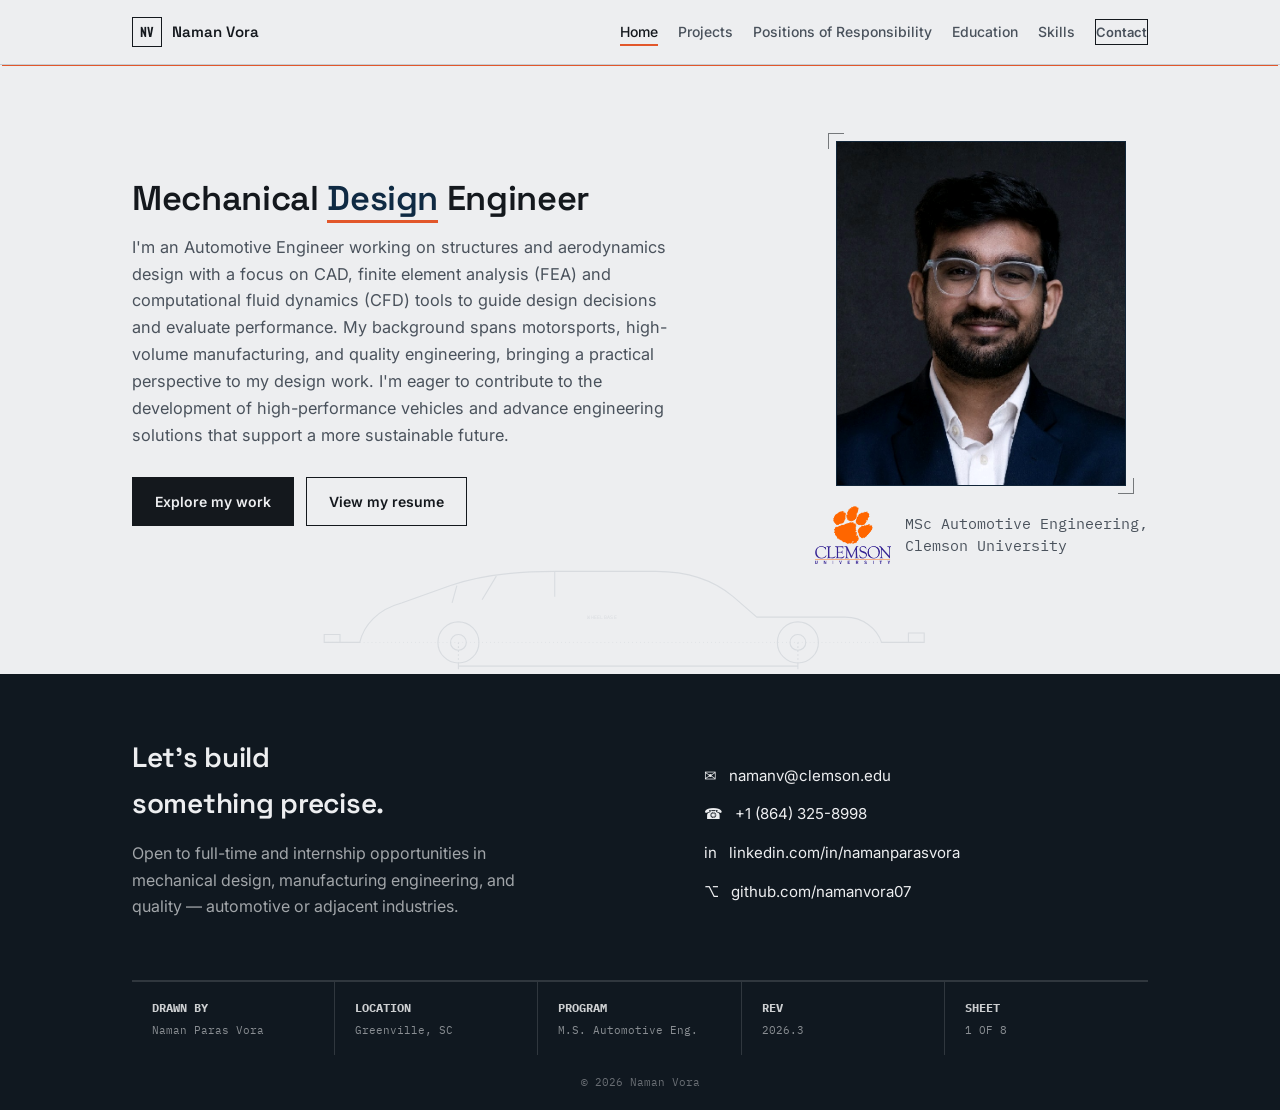
<file: index.html>
<!DOCTYPE html>
<html lang="en">
<head>
<meta charset="UTF-8">
<meta name="viewport" content="width=device-width, initial-scale=1.0">
<title>Naman Vora — Mechanical Design Engineer</title>
<meta name="description" content="Portfolio of Naman Vora — mechanical design, manufacturing and quality engineer.">
<link rel="preconnect" href="https://fonts.googleapis.com">
<link rel="preconnect" href="https://fonts.gstatic.com" crossorigin>
<link href="https://fonts.googleapis.com/css2?family=Space+Grotesk:wght@500;600;700&family=Inter:wght@400;500;600&family=IBM+Plex+Mono:wght@400;500;600&family=Oswald:wght@500;600;700&display=swap" rel="stylesheet">
<link rel="stylesheet" href="styles.css">
</head>
<body>
<nav class="nav">
  <div class="wrap">
    <a href="index.html" class="nav-mark"><span class="box">NV</span> Naman Vora</a>
    <ul class="nav-links" id="navLinks">
      <li><a href="index.html" class="active">Home</a></li>
      <li><a href="projects.html">Projects</a></li>
      <li><a href="experience.html">Positions of Responsibility</a></li>
      <li><a href="education.html">Education</a></li>
      <li><a href="skills.html">Skills</a></li>
      <li><a href="index.html#contact" class="nav-cta">Contact</a></li>
    </ul>
    <button class="nav-toggle" id="navToggle" aria-label="Toggle menu"><span></span></button>
  </div>
</nav>

<header class="hero">
  <div class="wrap">
    <div>
      <h1>Mechanical <em>Design</em> Engineer</h1>
      <p class="lede">I'm an Automotive Engineer working on structures and aerodynamics design with a focus on CAD, finite element analysis (FEA) and computational fluid dynamics (CFD) tools to guide design decisions and evaluate performance. My background spans motorsports, high-volume manufacturing, and quality engineering, bringing a practical perspective to my design work. I'm eager to contribute to the development of high-performance vehicles and advance engineering solutions that support a more sustainable future.</p>
      <div class="hero-actions">
        <a class="btn btn-solid" href="projects.html">Explore my work</a>
        <a class="btn btn-ghost" href="assets/Naman_Vora_Resume.pdf" target="_blank" rel="noopener">View my resume</a>
      </div>
    </div>
    <div class="hero-photo-wrap">
      <div class="hero-photo-frame crop"><img class="hero-photo" src="assets/naman-photo.jpg" alt="Portrait of Naman Vora"></div>
      <div class="eyebrow-line">
            <img class="eyebrow-logo" src="assets/logo-clemson.png" alt="Clemson University logo" onerror="this.style.display='none'">
            <span>MSc Automotive Engineering,<br>Clemson University</span>
          </div>
    </div>
  </div>

  <svg class="blueprint-car" viewBox="0 0 1000 190" preserveAspectRatio="xMidYMax meet" aria-hidden="true">
    <g fill="none" stroke="currentColor" stroke-width="1.4">
      <path d="M120 150 L145 150 C150 128 168 108 198 100 L260 78 C300 64 345 60 392 60 L520 60 C560 60 592 70 618 92 L648 118 L760 118 C782 118 800 132 806 150 L840 150"/>
      <path d="M840 150 L860 150 L860 138 L840 138 Z"/>
      <path d="M120 150 L100 150 L100 140 L120 140 Z"/>
      <path d="M262 100 L268 78 M300 96 L318 66 M392 92 L392 60"/>
      <circle cx="270" cy="150" r="26"/><circle cx="270" cy="150" r="10"/>
      <circle cx="700" cy="150" r="26"/><circle cx="700" cy="150" r="10"/>
      <line x1="270" y1="150" x2="270" y2="176" stroke-dasharray="2 3"/>
      <line x1="700" y1="150" x2="700" y2="176" stroke-dasharray="2 3"/>
      <line x1="270" y1="180" x2="700" y2="180"/>
      <line x1="270" y1="176" x2="270" y2="184"/><line x1="700" y1="176" x2="700" y2="184"/>
      <line x1="100" y1="150" x2="860" y2="150" stroke-dasharray="1 4" stroke-width="1"/>
    </g>
    <text x="452" y="120" class="dim-text" text-anchor="middle">WHEELBASE</text>
  </svg>
</header>

<footer id="contact">
  <div class="wrap">
    <div class="footer-top">
      <div>
        <h2>Let's build something precise.</h2>
        <p>Open to full-time and internship opportunities in mechanical design, manufacturing engineering, and quality — automotive or adjacent industries.</p>
      </div>
      <div class="footer-contacts">
        <a href="mailto:namanv@clemson.edu">✉ &nbsp; namanv@clemson.edu</a>
        <a href="tel:+18643258998">☎ &nbsp; +1 (864) 325-8998</a>
        <a href="https://www.linkedin.com/in/namanparasvora/" target="_blank" rel="noopener">in &nbsp; linkedin.com/in/namanparasvora</a>
        <a href="https://github.com/namanvora07" target="_blank" rel="noopener">⌥ &nbsp; github.com/namanvora07</a>
      </div>
    </div>
    <div class="title-block">
      <div><b>DRAWN BY</b>Naman Paras Vora</div>
      <div><b>LOCATION</b>Greenville, SC</div>
      <div><b>PROGRAM</b>M.S. Automotive Eng.</div>
      <div><b>REV</b>2026.3</div>
      <div><b>SHEET</b>1 OF 8</div>
    </div>
    <div class="copyright">© 2026 Naman Vora</div>
  </div>
</footer>

<script src="script.js"></script>
</body>
</html>
</file>
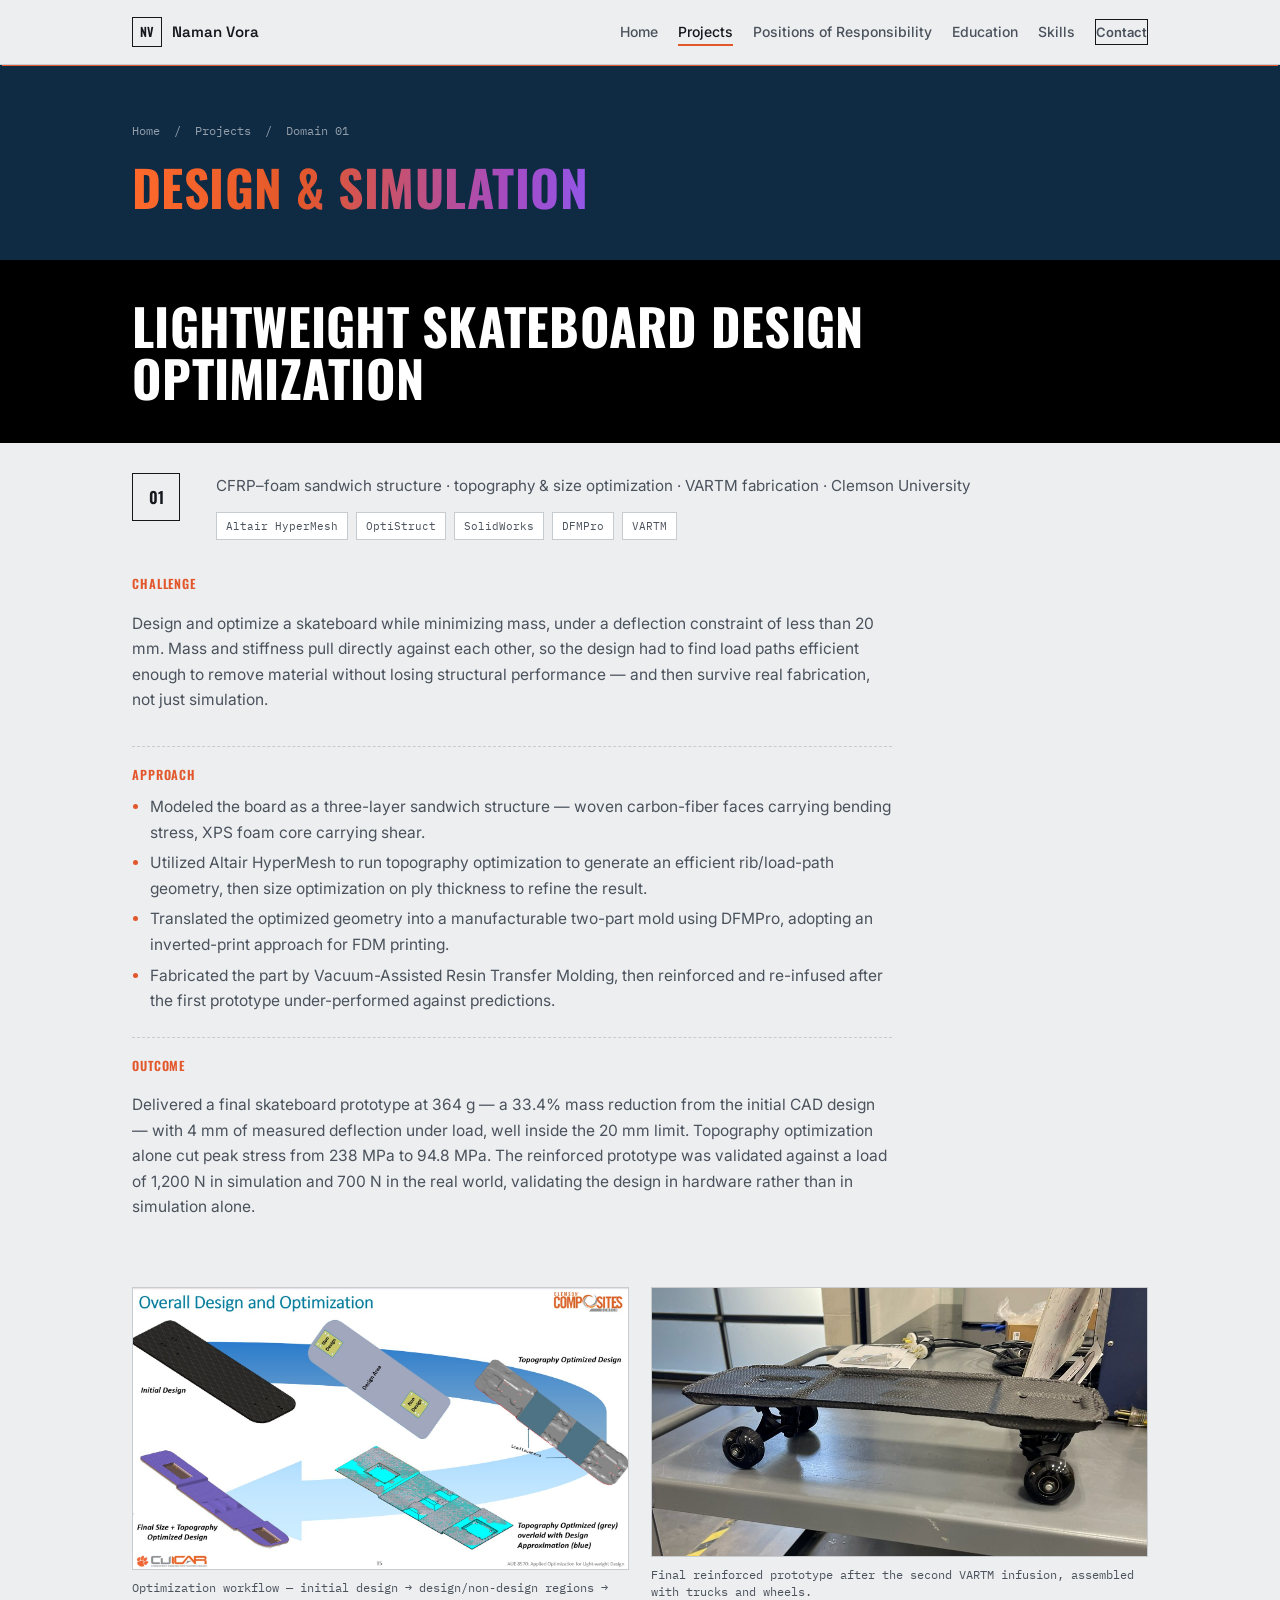
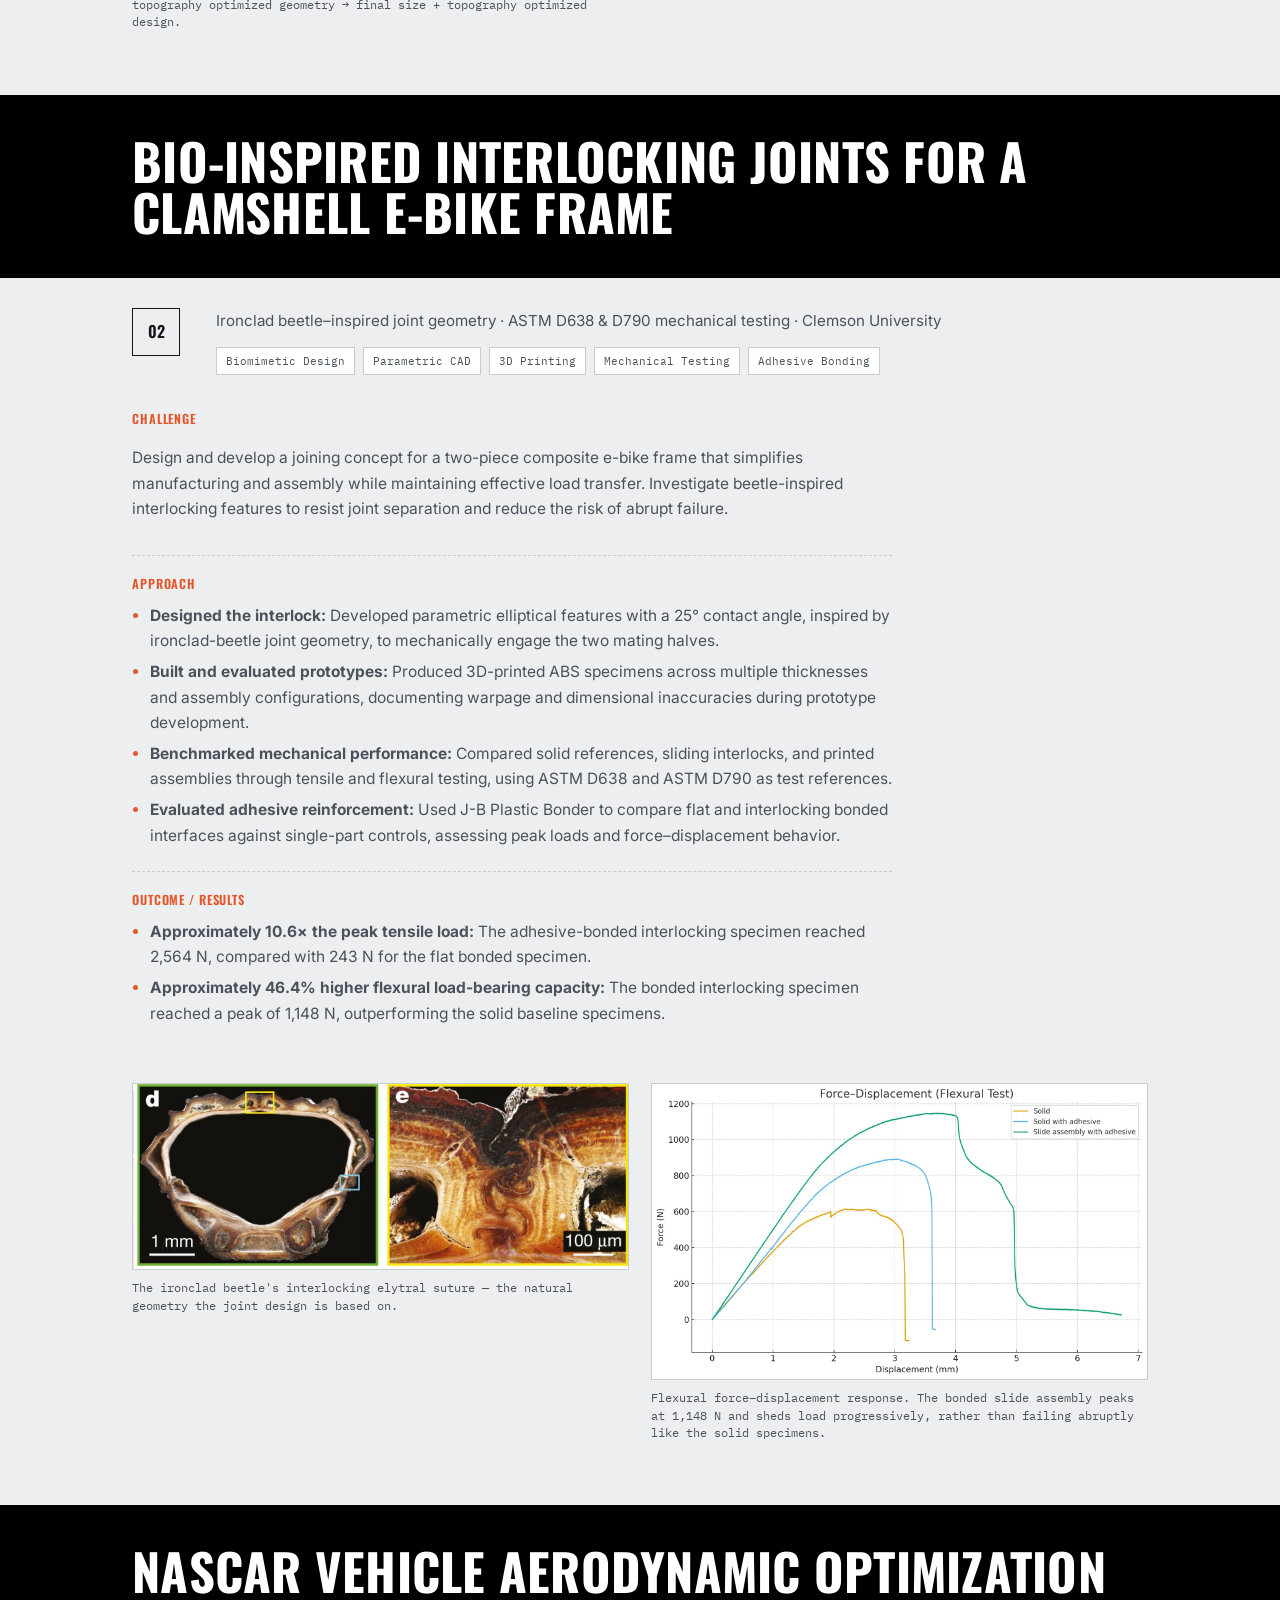
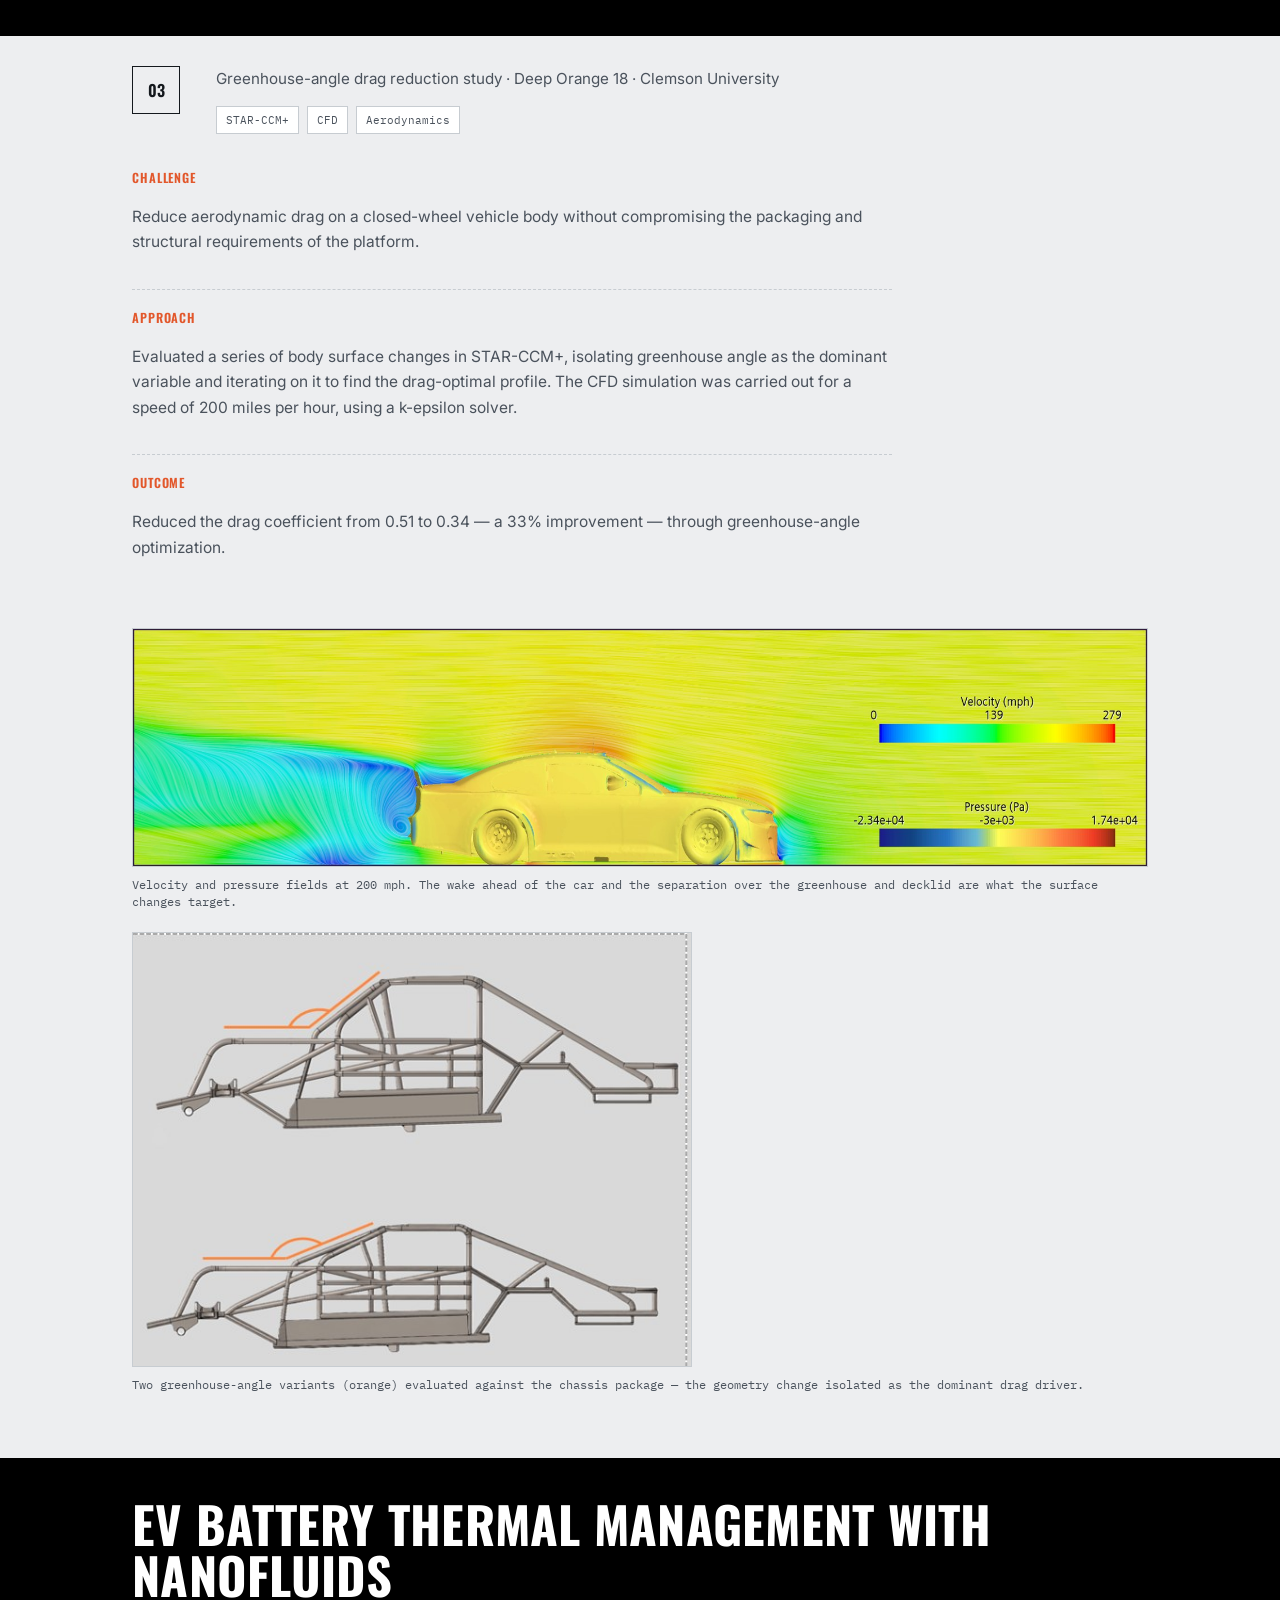
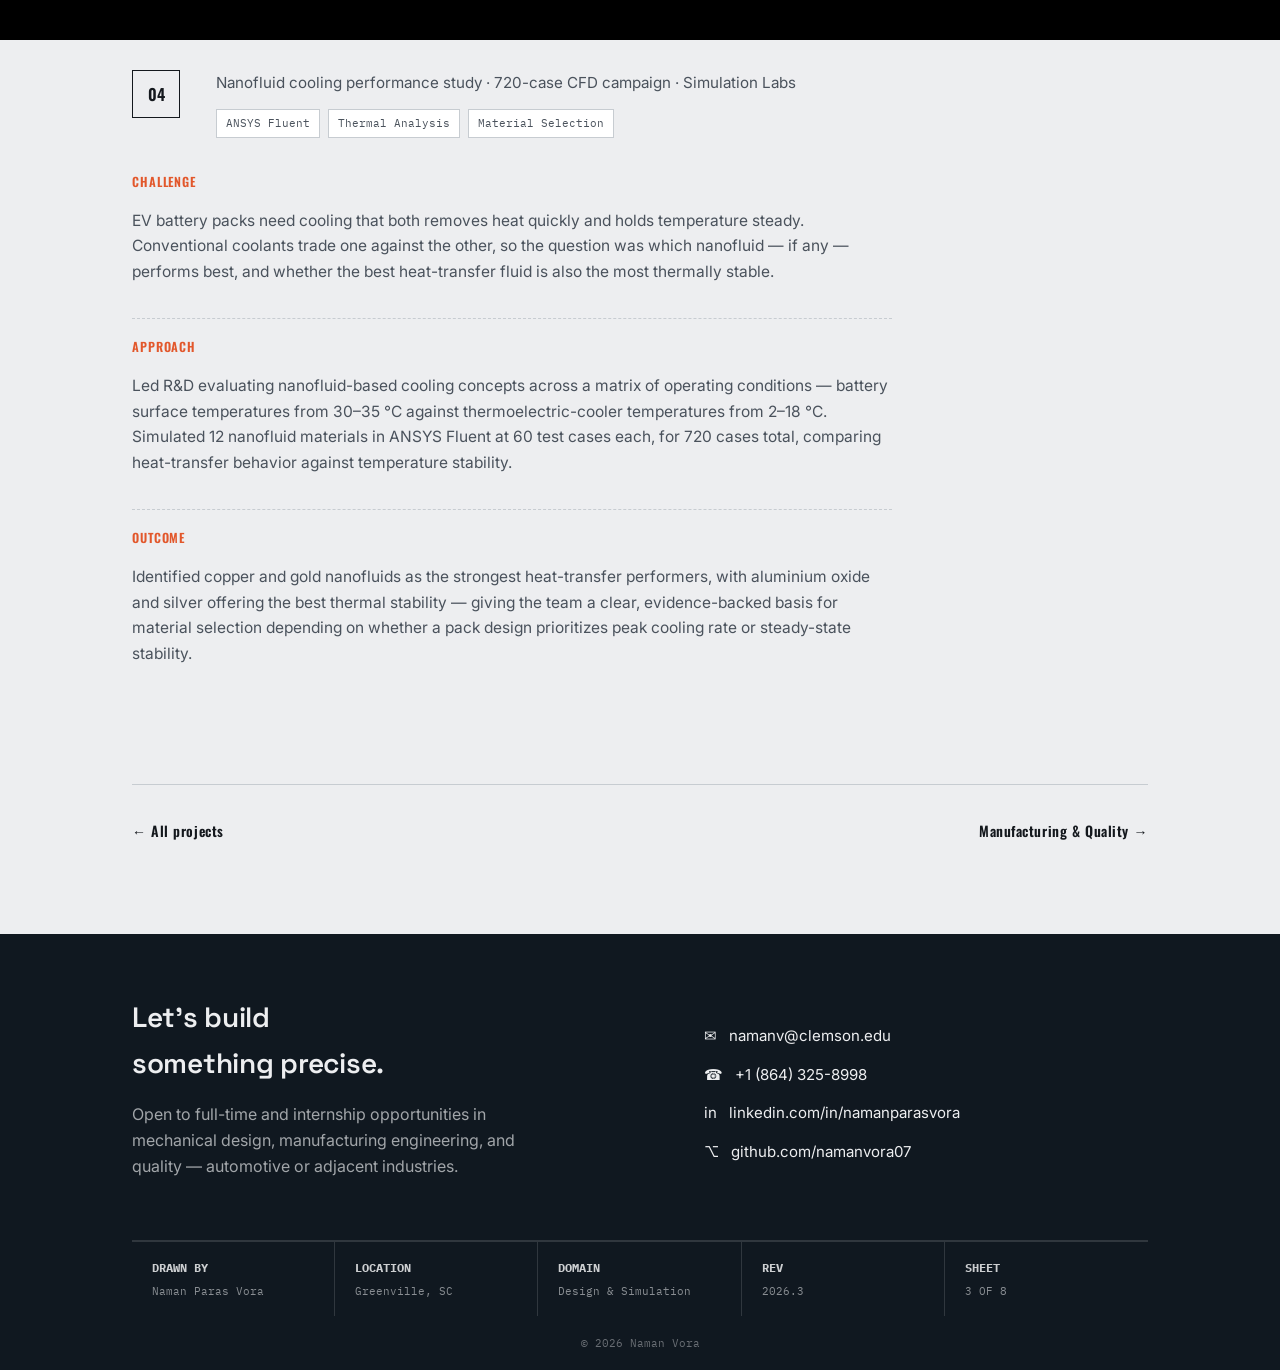
<file: design-simulation.html>
<!DOCTYPE html>
<html lang="en">
<head>
<meta charset="UTF-8">
<meta name="viewport" content="width=device-width, initial-scale=1.0">
<title>Design &amp; Simulation — Naman Vora</title>
<meta name="description" content="Structural design, composite lightweighting, FEA and CFD projects by Naman Vora.">
<link rel="preconnect" href="https://fonts.googleapis.com">
<link rel="preconnect" href="https://fonts.gstatic.com" crossorigin>
<link href="https://fonts.googleapis.com/css2?family=Space+Grotesk:wght@500;600;700&family=Inter:wght@400;500;600&family=IBM+Plex+Mono:wght@400;500;600&family=Oswald:wght@500;600;700&display=swap" rel="stylesheet">
<link rel="stylesheet" href="styles.css">
</head>
<body>

<nav class="nav">
  <div class="wrap">
    <a href="index.html" class="nav-mark"><span class="box">NV</span> Naman Vora</a>
    <ul class="nav-links" id="navLinks">
      <li><a href="index.html">Home</a></li>
      <li><a href="projects.html" class="active">Projects</a></li>
      <li><a href="experience.html">Positions of Responsibility</a></li>
      <li><a href="education.html">Education</a></li>
      <li><a href="skills.html">Skills</a></li>
      <li><a href="index.html#contact" class="nav-cta">Contact</a></li>
    </ul>
    <button class="nav-toggle" id="navToggle" aria-label="Toggle menu"><span></span></button>
  </div>
</nav>

<header class="page-head">
  <div class="wrap">
    <div class="breadcrumb"><a href="index.html">Home</a> &nbsp;/&nbsp; <a href="projects.html">Projects</a> &nbsp;/&nbsp; Domain 01</div>
    <h1>Design &amp; Simulation</h1>
  </div>
</header>

<main class="projects-stack">

    <!-- PROJECT 1 -->
    <article class="proj">
      <div class="proj-banner">
        <div class="wrap">
          <h2>Lightweight Skateboard Design Optimization</h2>
        </div>
      </div>
      <div class="wrap">
        <div class="proj-meta">
          <div class="pb-index">01</div>
          <div>
            <div class="proj-sub">CFRP–foam sandwich structure · topography &amp; size optimization · VARTM fabrication · Clemson University</div>
            <div class="tags">
              <span class="tag-chip">Altair HyperMesh</span>
              <span class="tag-chip">OptiStruct</span>
              <span class="tag-chip">SolidWorks</span>
              <span class="tag-chip">DFMPro</span>
              <span class="tag-chip">VARTM</span>
            </div>
          </div>
        </div>

        <div class="cao">
          <div>
            <div class="cao-block">
              <div class="cao-label">CHALLENGE</div>
              <div class="cao-text"><p>Design and optimize a skateboard while minimizing mass, under a deflection constraint of less than 20 mm. Mass and stiffness pull directly against each other, so the design had to find load paths efficient enough to remove material without losing structural performance — and then survive real fabrication, not just simulation.</p></div>
            </div>
            <div class="cao-block">
              <div class="cao-label">APPROACH</div>
              <div class="cao-text">
                <ul>
                  <li>Modeled the board as a three-layer sandwich structure — woven carbon-fiber faces carrying bending stress, XPS foam core carrying shear.</li>
                  <li>Utilized Altair HyperMesh to run topography optimization to generate an efficient rib/load-path geometry, then size optimization on ply thickness to refine the result.</li>
                  <li>Translated the optimized geometry into a manufacturable two-part mold using DFMPro, adopting an inverted-print approach for FDM printing.</li>
                  <li>Fabricated the part by Vacuum-Assisted Resin Transfer Molding, then reinforced and re-infused after the first prototype under-performed against predictions.</li>
                </ul>
              </div>
            </div>
            <div class="cao-block">
              <div class="cao-label">OUTCOME</div>
              <div class="cao-text"><p>Delivered a final skateboard prototype at 364 g — a 33.4% mass reduction from the initial CAD design — with 4 mm of measured deflection under load, well inside the 20 mm limit. Topography optimization alone cut peak stress from 238 MPa to 94.8 MPa. The reinforced prototype was validated against a load of 1,200 N in simulation and 700 N in the real world, validating the design in hardware rather than in simulation alone.</p></div>
            </div>
          </div>
        </div>

        <div class="proj-figures">
          <figure>
            <img src="assets/skateboard-optimization.jpg" alt="Optimization workflow showing initial design, design area with non-design regions, topography optimized result, and final size plus topography optimized design">
            <figcaption>Optimization workflow — initial design → design/non-design regions → topography optimized geometry → final size + topography optimized design.</figcaption>
          </figure>
          <figure>
            <img src="assets/skateboard-prototype.jpg" alt="Finished carbon fiber skateboard prototype with trucks and wheels mounted">
            <figcaption>Final reinforced prototype after the second VARTM infusion, assembled with trucks and wheels.</figcaption>
          </figure>
        </div>
      </div>
    </article>

    <!-- PROJECT 2 -->
    <article class="proj">
      <div class="proj-banner">
        <div class="wrap">
          <h2>Bio-Inspired Interlocking Joints for a Clamshell E-Bike Frame</h2>
        </div>
      </div>
      <div class="wrap">
        <div class="proj-meta">
          <div class="pb-index">02</div>
          <div>
            <div class="proj-sub">Ironclad beetle–inspired joint geometry · ASTM D638 &amp; D790 mechanical testing · Clemson University</div>
            <div class="tags">
              <span class="tag-chip">Biomimetic Design</span>
              <span class="tag-chip">Parametric CAD</span>
              <span class="tag-chip">3D Printing</span>
              <span class="tag-chip">Mechanical Testing</span>
              <span class="tag-chip">Adhesive Bonding</span>
            </div>
          </div>
        </div>
        <div class="cao">
          <div class="cao-block">
            <div class="cao-label">CHALLENGE</div>
            <div class="cao-text"><p>Design and develop a joining concept for a two-piece composite e-bike frame that simplifies manufacturing and assembly while maintaining effective load transfer. Investigate beetle-inspired interlocking features to resist joint separation and reduce the risk of abrupt failure.</p></div>
          </div>
          <div class="cao-block">
            <div class="cao-label">APPROACH</div>
            <div class="cao-text">
              <ul>
                <li><strong>Designed the interlock:</strong> Developed parametric elliptical features with a 25° contact angle, inspired by ironclad-beetle joint geometry, to mechanically engage the two mating halves.</li>
                <li><strong>Built and evaluated prototypes:</strong> Produced 3D-printed ABS specimens across multiple thicknesses and assembly configurations, documenting warpage and dimensional inaccuracies during prototype development.</li>
                <li><strong>Benchmarked mechanical performance:</strong> Compared solid references, sliding interlocks, and printed assemblies through tensile and flexural testing, using ASTM D638 and ASTM D790 as test references.</li>
                <li><strong>Evaluated adhesive reinforcement:</strong> Used J-B Plastic Bonder to compare flat and interlocking bonded interfaces against single-part controls, assessing peak loads and force–displacement behavior.</li>
              </ul>
            </div>
          </div>
          <div class="cao-block">
            <div class="cao-label">OUTCOME / RESULTS</div>
            <div class="cao-text">
              <ul>
                <li><strong>Approximately 10.6× the peak tensile load:</strong> The adhesive-bonded interlocking specimen reached 2,564 N, compared with 243 N for the flat bonded specimen.</li>
                <li><strong>Approximately 46.4% higher flexural load-bearing capacity:</strong> The bonded interlocking specimen reached a peak of 1,148 N, outperforming the solid baseline specimens.</li>
              </ul>
            </div>
          </div>
        </div>

        <div class="proj-figures">
          <figure>
            <img src="assets/beetle-suture-micrograph.jpg" alt="Micrograph cross-section of the ironclad beetle elytra showing interlocking suture geometry">
            <figcaption>The ironclad beetle's interlocking elytral suture — the natural geometry the joint design is based on.</figcaption>
          </figure>
          <figure>
            <img src="assets/bonded-joint-flexural-results.jpg" alt="Force-displacement curves from flexural testing comparing solid, solid with adhesive, and slide assembly with adhesive specimens">
            <figcaption>Flexural force–displacement response. The bonded slide assembly peaks at 1,148 N and sheds load progressively, rather than failing abruptly like the solid specimens.</figcaption>
          </figure>
        </div>
      </div>
    </article>

    <!-- PROJECT 3 -->
    <article class="proj">
      <div class="proj-banner">
        <div class="wrap">
          <h2>NASCAR Vehicle Aerodynamic Optimization</h2>
        </div>
      </div>
      <div class="wrap">
        <div class="proj-meta">
          <div class="pb-index">03</div>
          <div>
            <div class="proj-sub">Greenhouse-angle drag reduction study · Deep Orange 18 · Clemson University</div>
            <div class="tags">
              <span class="tag-chip">STAR-CCM+</span>
              <span class="tag-chip">CFD</span>
              <span class="tag-chip">Aerodynamics</span>
            </div>
          </div>
        </div>

        <div class="cao">
          <div>
            <div class="cao-block">
              <div class="cao-label">CHALLENGE</div>
              <div class="cao-text"><p>Reduce aerodynamic drag on a closed-wheel vehicle body without compromising the packaging and structural requirements of the platform.</p></div>
            </div>
            <div class="cao-block">
              <div class="cao-label">APPROACH</div>
              <div class="cao-text"><p>Evaluated a series of body surface changes in STAR-CCM+, isolating greenhouse angle as the dominant variable and iterating on it to find the drag-optimal profile. The CFD simulation was carried out for a speed of 200 miles per hour, using a k-epsilon solver.</p></div>
            </div>
            <div class="cao-block">
              <div class="cao-label">OUTCOME</div>
              <div class="cao-text"><p>Reduced the drag coefficient from 0.51 to 0.34 — a 33% improvement — through greenhouse-angle optimization.</p></div>
            </div>
          </div>
        </div>

        <div class="proj-figures single">
          <figure>
            <img src="assets/nascar-cfd-velocity-pressure.jpg" alt="CFD result showing velocity and pressure fields around the race car at 200 mph">
            <figcaption>Velocity and pressure fields at 200 mph. The wake ahead of the car and the separation over the greenhouse and decklid are what the surface changes target.</figcaption>
          </figure>
          <figure class="narrow">
            <img src="assets/nascar-greenhouse-angle-variants.jpg" alt="Two chassis side views comparing different greenhouse angle profiles highlighted in orange">
            <figcaption>Two greenhouse-angle variants (orange) evaluated against the chassis package — the geometry change isolated as the dominant drag driver.</figcaption>
          </figure>
        </div>
      </div>
    </article>

    <!-- PROJECT 4 -->
    <article class="proj">
      <div class="proj-banner">
        <div class="wrap">
          <h2>EV Battery Thermal Management with Nanofluids</h2>
        </div>
      </div>
      <div class="wrap">
        <div class="proj-meta">
          <div class="pb-index">04</div>
          <div>
            <div class="proj-sub">Nanofluid cooling performance study · 720-case CFD campaign · Simulation Labs</div>
            <div class="tags">
              <span class="tag-chip">ANSYS Fluent</span>
              <span class="tag-chip">Thermal Analysis</span>
              <span class="tag-chip">Material Selection</span>
            </div>
          </div>
        </div>

        <div class="cao">
          <div>
            <div class="cao-block">
              <div class="cao-label">CHALLENGE</div>
              <div class="cao-text"><p>EV battery packs need cooling that both removes heat quickly and holds temperature steady. Conventional coolants trade one against the other, so the question was which nanofluid — if any — performs best, and whether the best heat-transfer fluid is also the most thermally stable.</p></div>
            </div>
            <div class="cao-block">
              <div class="cao-label">APPROACH</div>
              <div class="cao-text"><p>Led R&amp;D evaluating nanofluid-based cooling concepts across a matrix of operating conditions — battery surface temperatures from 30–35 °C against thermoelectric-cooler temperatures from 2–18 °C. Simulated 12 nanofluid materials in ANSYS Fluent at 60 test cases each, for 720 cases total, comparing heat-transfer behavior against temperature stability.</p></div>
            </div>
            <div class="cao-block">
              <div class="cao-label">OUTCOME</div>
              <div class="cao-text"><p>Identified copper and gold nanofluids as the strongest heat-transfer performers, with aluminium oxide and silver offering the best thermal stability — giving the team a clear, evidence-backed basis for material selection depending on whether a pack design prioritizes peak cooling rate or steady-state stability.</p></div>
            </div>
          </div>
        </div>
      </div>
    </article>

    <div class="wrap">
      <div class="page-nav">
        <a href="projects.html">← All projects</a>
        <a href="manufacturing-quality.html">Manufacturing &amp; Quality →</a>
      </div>
    </div>

</main>


<footer>
  <div class="wrap">
    <div class="footer-top">
      <div>
        <h2>Let's build something precise.</h2>
        <p>Open to full-time and internship opportunities in mechanical design, manufacturing engineering, and quality — automotive or adjacent industries.</p>
      </div>
      <div class="footer-contacts">
        <a href="mailto:namanv@clemson.edu">✉ &nbsp; namanv@clemson.edu</a>
        <a href="tel:+18643258998">☎ &nbsp; +1 (864) 325-8998</a>
        <a href="https://www.linkedin.com/in/namanparasvora/" target="_blank" rel="noopener">in &nbsp; linkedin.com/in/namanparasvora</a>
        <a href="https://github.com/namanvora07" target="_blank" rel="noopener">⌥ &nbsp; github.com/namanvora07</a>
      </div>
    </div>
    <div class="title-block">
      <div><b>DRAWN BY</b>Naman Paras Vora</div>
      <div><b>LOCATION</b>Greenville, SC</div>
      <div><b>DOMAIN</b>Design &amp; Simulation</div>
      <div><b>REV</b>2026.3</div>
      <div><b>SHEET</b>3 OF 8</div>
    </div>
    <div class="copyright">© 2026 Naman Vora</div>
  </div>
</footer>

<script src="script.js"></script>
</body>
</html>
</file>
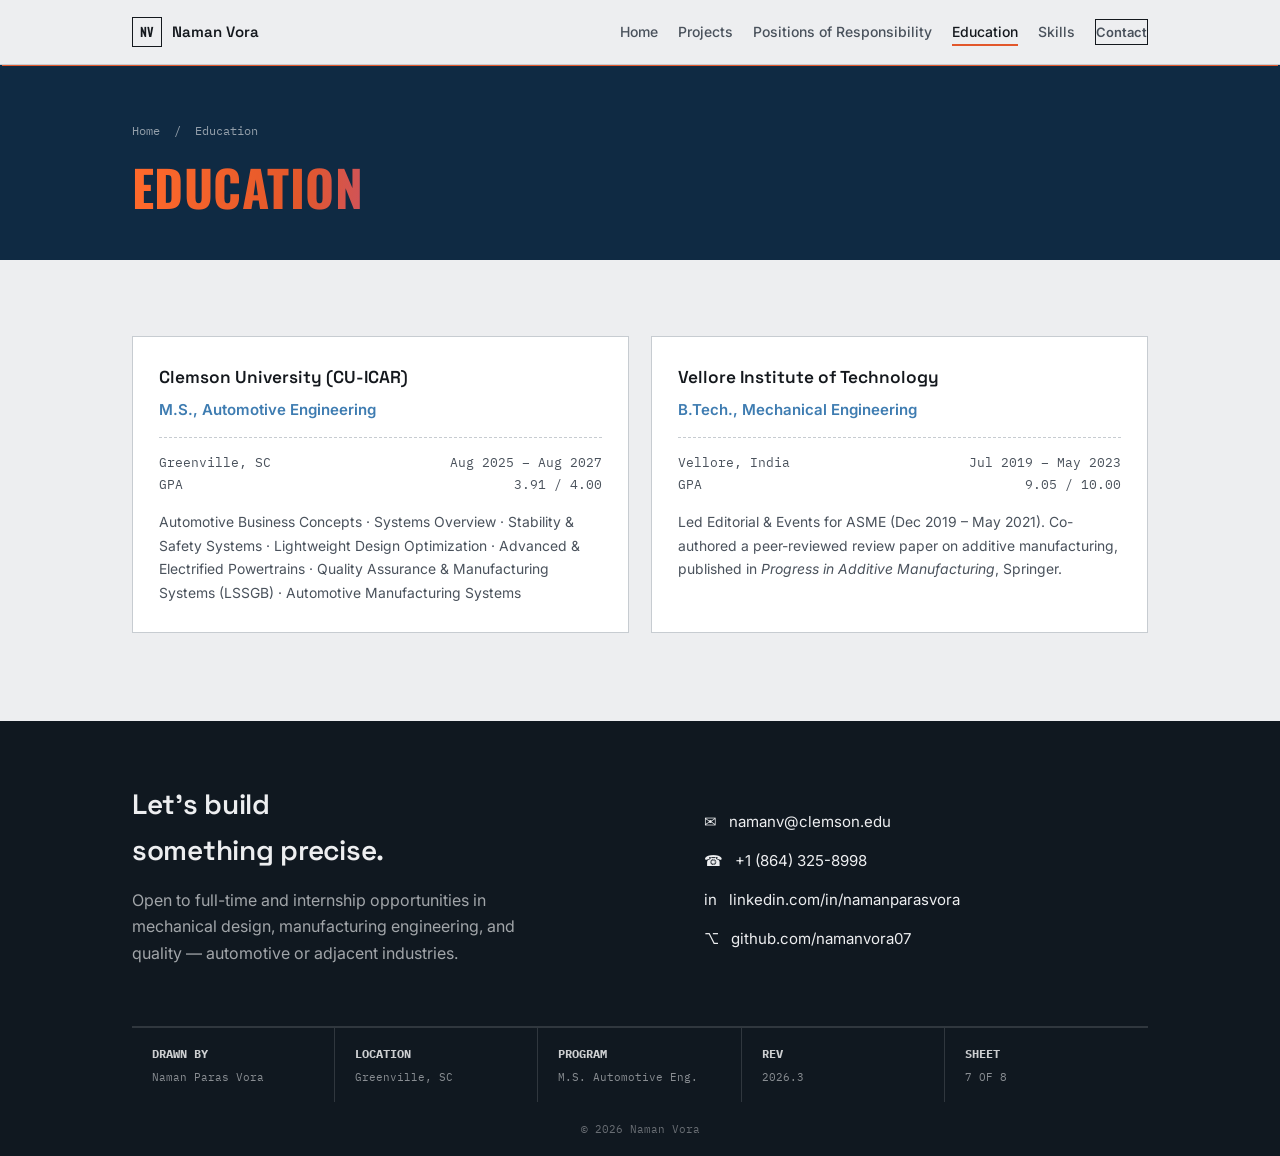
<file: education.html>
<!DOCTYPE html>
<html lang="en">
<head>
<meta charset="UTF-8">
<meta name="viewport" content="width=device-width, initial-scale=1.0">
<title>Education — Naman Vora</title>
<meta name="description" content="Education of Naman Vora.">
<link rel="preconnect" href="https://fonts.googleapis.com">
<link rel="preconnect" href="https://fonts.gstatic.com" crossorigin>
<link href="https://fonts.googleapis.com/css2?family=Space+Grotesk:wght@500;600;700&family=Inter:wght@400;500;600&family=IBM+Plex+Mono:wght@400;500;600&family=Oswald:wght@500;600;700&display=swap" rel="stylesheet">
<link rel="stylesheet" href="styles.css">
</head>
<body>
<nav class="nav">
  <div class="wrap">
    <a href="index.html" class="nav-mark"><span class="box">NV</span> Naman Vora</a>
    <ul class="nav-links" id="navLinks">
      <li><a href="index.html">Home</a></li>
      <li><a href="projects.html">Projects</a></li>
      <li><a href="experience.html">Positions of Responsibility</a></li>
      <li><a href="education.html" class="active">Education</a></li>
      <li><a href="skills.html">Skills</a></li>
      <li><a href="index.html#contact" class="nav-cta">Contact</a></li>
    </ul>
    <button class="nav-toggle" id="navToggle" aria-label="Toggle menu"><span></span></button>
  </div>
</nav>

<header class="page-head">
  <div class="wrap">
    <div class="breadcrumb"><a href="index.html">Home</a> &nbsp;/&nbsp; Education</div>
    <h1>Education</h1>
  </div>
</header>

<section id="education" style="padding-top:76px;">
  <div class="wrap">
    <div class="edu-grid">
      <div class="edu-card">
        <div class="school">Clemson University (CU-ICAR)</div>
        <div class="degree">M.S., Automotive Engineering</div>
        <div class="meta"><span>Greenville, SC</span><span>Aug 2025 – Aug 2027</span></div>
        <div class="meta tight"><span>GPA</span><span>3.91 / 4.00</span></div>
        <div class="courses">Automotive Business Concepts · Systems Overview · Stability &amp; Safety Systems · Lightweight Design Optimization · Advanced &amp; Electrified Powertrains · Quality Assurance &amp; Manufacturing Systems (LSSGB) · Automotive Manufacturing Systems</div>
      </div>
      <div class="edu-card">
        <div class="school">Vellore Institute of Technology</div>
        <div class="degree">B.Tech., Mechanical Engineering</div>
        <div class="meta"><span>Vellore, India</span><span>Jul 2019 – May 2023</span></div>
        <div class="meta tight"><span>GPA</span><span>9.05 / 10.00</span></div>
        <div class="courses">Led Editorial &amp; Events for ASME (Dec 2019 – May 2021). Co-authored a peer-reviewed review paper on additive manufacturing, published in <em>Progress in Additive Manufacturing</em>, Springer.</div>
      </div>
    </div>
  </div>
</section>

<footer id="contact">
  <div class="wrap">
    <div class="footer-top">
      <div>
        <h2>Let's build something precise.</h2>
        <p>Open to full-time and internship opportunities in mechanical design, manufacturing engineering, and quality — automotive or adjacent industries.</p>
      </div>
      <div class="footer-contacts">
        <a href="mailto:namanv@clemson.edu">✉ &nbsp; namanv@clemson.edu</a>
        <a href="tel:+18643258998">☎ &nbsp; +1 (864) 325-8998</a>
        <a href="https://www.linkedin.com/in/namanparasvora/" target="_blank" rel="noopener">in &nbsp; linkedin.com/in/namanparasvora</a>
        <a href="https://github.com/namanvora07" target="_blank" rel="noopener">⌥ &nbsp; github.com/namanvora07</a>
      </div>
    </div>
    <div class="title-block">
      <div><b>DRAWN BY</b>Naman Paras Vora</div>
      <div><b>LOCATION</b>Greenville, SC</div>
      <div><b>PROGRAM</b>M.S. Automotive Eng.</div>
      <div><b>REV</b>2026.3</div>
      <div><b>SHEET</b>7 OF 8</div>
    </div>
    <div class="copyright">© 2026 Naman Vora</div>
  </div>
</footer>

<script src="script.js"></script>
</body>
</html>
</file>
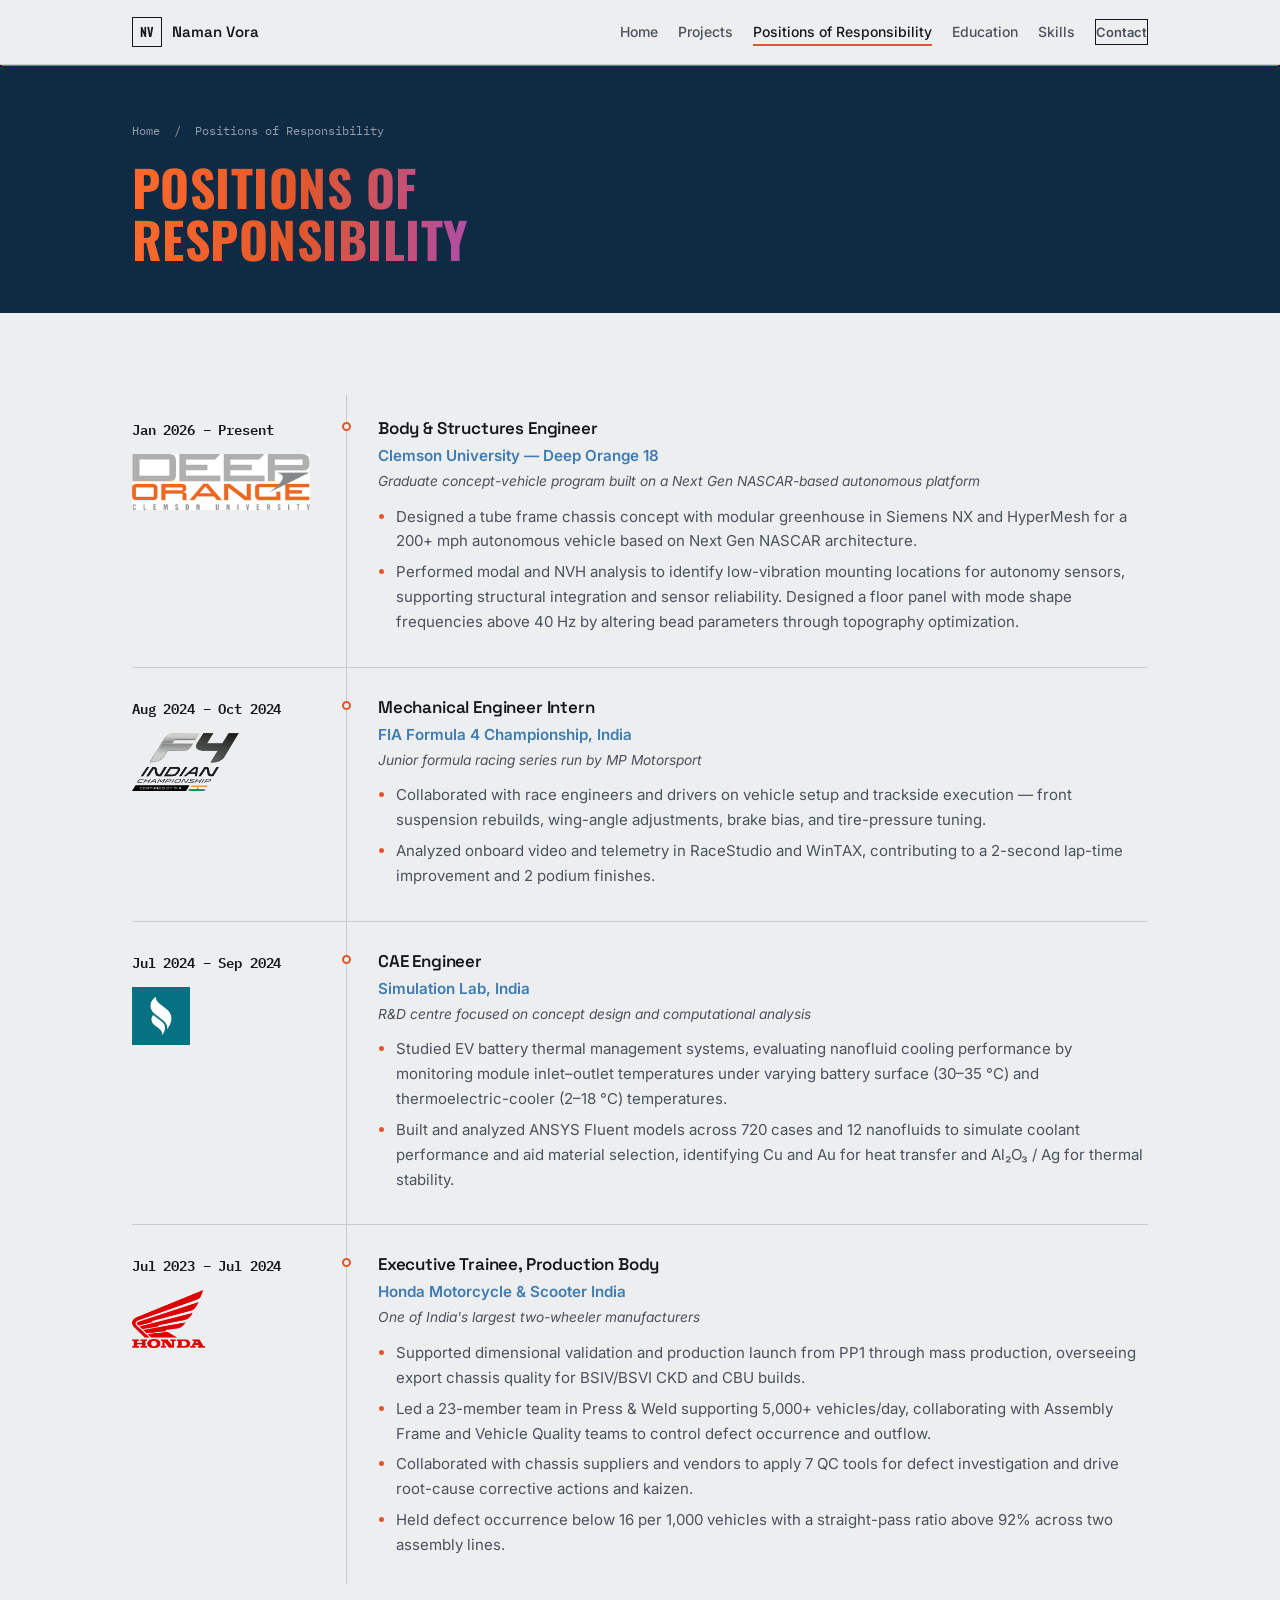
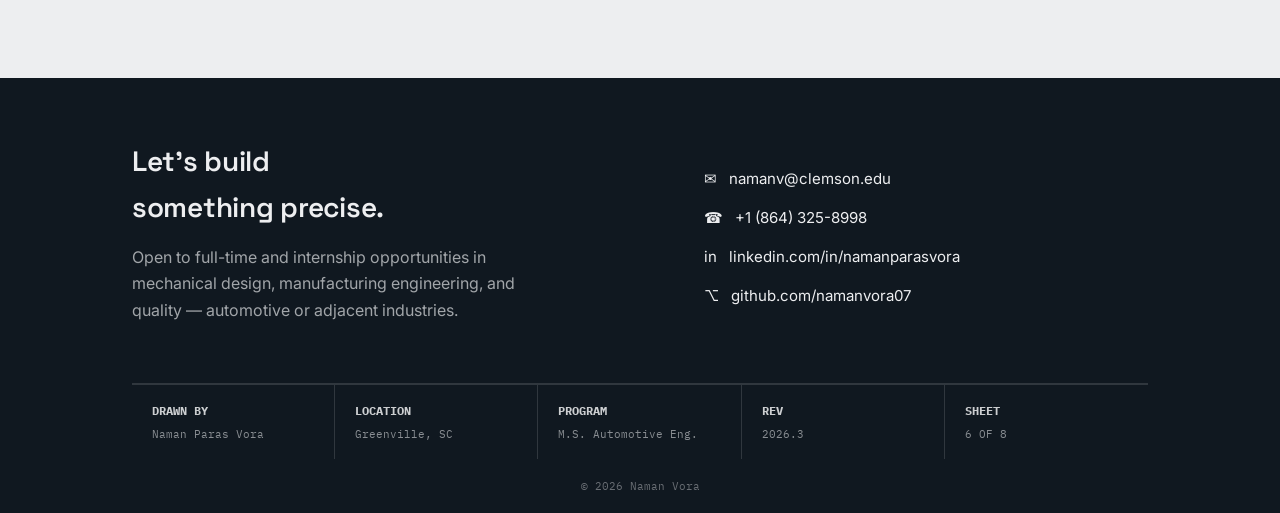
<file: experience.html>
<!DOCTYPE html>
<html lang="en">
<head>
<meta charset="UTF-8">
<meta name="viewport" content="width=device-width, initial-scale=1.0">
<title>Positions of Responsibility — Naman Vora</title>
<meta name="description" content="Positions of responsibility held by Naman Vora.">
<link rel="preconnect" href="https://fonts.googleapis.com">
<link rel="preconnect" href="https://fonts.gstatic.com" crossorigin>
<link href="https://fonts.googleapis.com/css2?family=Space+Grotesk:wght@500;600;700&family=Inter:wght@400;500;600&family=IBM+Plex+Mono:wght@400;500;600&family=Oswald:wght@500;600;700&display=swap" rel="stylesheet">
<link rel="stylesheet" href="styles.css">
</head>
<body>
<nav class="nav">
  <div class="wrap">
    <a href="index.html" class="nav-mark"><span class="box">NV</span> Naman Vora</a>
    <ul class="nav-links" id="navLinks">
      <li><a href="index.html">Home</a></li>
      <li><a href="projects.html">Projects</a></li>
      <li><a href="experience.html" class="active">Positions of Responsibility</a></li>
      <li><a href="education.html">Education</a></li>
      <li><a href="skills.html">Skills</a></li>
      <li><a href="index.html#contact" class="nav-cta">Contact</a></li>
    </ul>
    <button class="nav-toggle" id="navToggle" aria-label="Toggle menu"><span></span></button>
  </div>
</nav>

<header class="page-head">
  <div class="wrap">
    <div class="breadcrumb"><a href="index.html">Home</a> &nbsp;/&nbsp; Positions of Responsibility</div>
    <h1>Positions of Responsibility</h1>
  </div>
</header>
<section id="experience" style="padding-top:76px;">
  <div class="wrap">
    <div class="timeline">
      <div class="tl-item">
        <div class="tl-date">Jan 2026 – Present
          <img class="tl-logo" src="assets/logo-deep-orange.png" alt="Deep Orange, Clemson University logo">
        </div>
        <div class="tl-body">
          <h3>Body &amp; Structures Engineer</h3>
          <div class="org">Clemson University — Deep Orange 18</div>
          <div class="org-desc">Graduate concept-vehicle program built on a Next Gen NASCAR-based autonomous platform</div>
          <ul>
            <li>Designed a tube frame chassis concept with modular greenhouse in Siemens NX and HyperMesh for a 200+ mph autonomous vehicle based on Next Gen NASCAR architecture.</li>
            <li>Performed modal and NVH analysis to identify low-vibration mounting locations for autonomy sensors, supporting structural integration and sensor reliability. Designed a floor panel with mode shape frequencies above 40 Hz by altering bead parameters through topography optimization.</li>
          </ul>
        </div>
      </div>
      <div class="tl-item">
        <div class="tl-date">Aug 2024 – Oct 2024
          <img class="tl-logo" src="assets/logo-f4-indian.png" alt="FIA Formula 4 Indian Championship logo">
        </div>
        <div class="tl-body">
          <h3>Mechanical Engineer Intern</h3>
          <div class="org">FIA Formula 4 Championship, India</div>
          <div class="org-desc">Junior formula racing series run by MP Motorsport</div>
          <ul>
            <li>Collaborated with race engineers and drivers on vehicle setup and trackside execution — front suspension rebuilds, wing-angle adjustments, brake bias, and tire-pressure tuning.</li>
            <li>Analyzed onboard video and telemetry in RaceStudio and WinTAX, contributing to a 2-second lap-time improvement and 2 podium finishes.</li>
          </ul>
        </div>
      </div>
      <div class="tl-item">
        <div class="tl-date">Jul 2024 – Sep 2024
          <img class="tl-logo" src="assets/logo-simulation-lab.png" alt="Simulation Lab logo">
        </div>
        <div class="tl-body">
          <h3>CAE Engineer</h3>
          <div class="org">Simulation Lab, India</div>
          <div class="org-desc">R&amp;D centre focused on concept design and computational analysis</div>
          <ul>
            <li>Studied EV battery thermal management systems, evaluating nanofluid cooling performance by monitoring module inlet–outlet temperatures under varying battery surface (30–35 °C) and thermoelectric-cooler (2–18 °C) temperatures.</li>
            <li>Built and analyzed ANSYS Fluent models across 720 cases and 12 nanofluids to simulate coolant performance and aid material selection, identifying Cu and Au for heat transfer and Al₂O₃ / Ag for thermal stability.</li>
          </ul>
        </div>
      </div>
      <div class="tl-item">
        <div class="tl-date">Jul 2023 – Jul 2024
          <img class="tl-logo" src="assets/logo-honda.png" alt="Honda logo">
        </div>
        <div class="tl-body">
          <h3>Executive Trainee, Production Body</h3>
          <div class="org">Honda Motorcycle &amp; Scooter India</div>
          <div class="org-desc">One of India's largest two-wheeler manufacturers</div>
          <ul>
            <li>Supported dimensional validation and production launch from PP1 through mass production, overseeing export chassis quality for BSIV/BSVI CKD and CBU builds.</li>
            <li>Led a 23-member team in Press &amp; Weld supporting 5,000+ vehicles/day, collaborating with Assembly Frame and Vehicle Quality teams to control defect occurrence and outflow.</li>
            <li>Collaborated with chassis suppliers and vendors to apply 7 QC tools for defect investigation and drive root-cause corrective actions and kaizen.</li>
            <li>Held defect occurrence below 16 per 1,000 vehicles with a straight-pass ratio above 92% across two assembly lines.</li>
          </ul>
        </div>
      </div>
    </div>
  </div>
</section>

<footer id="contact">
  <div class="wrap">
    <div class="footer-top">
      <div>
        <h2>Let's build something precise.</h2>
        <p>Open to full-time and internship opportunities in mechanical design, manufacturing engineering, and quality — automotive or adjacent industries.</p>
      </div>
      <div class="footer-contacts">
        <a href="mailto:namanv@clemson.edu">✉ &nbsp; namanv@clemson.edu</a>
        <a href="tel:+18643258998">☎ &nbsp; +1 (864) 325-8998</a>
        <a href="https://www.linkedin.com/in/namanparasvora/" target="_blank" rel="noopener">in &nbsp; linkedin.com/in/namanparasvora</a>
        <a href="https://github.com/namanvora07" target="_blank" rel="noopener">⌥ &nbsp; github.com/namanvora07</a>
      </div>
    </div>
    <div class="title-block">
      <div><b>DRAWN BY</b>Naman Paras Vora</div>
      <div><b>LOCATION</b>Greenville, SC</div>
      <div><b>PROGRAM</b>M.S. Automotive Eng.</div>
      <div><b>REV</b>2026.3</div>
      <div><b>SHEET</b>6 OF 8</div>
    </div>
    <div class="copyright">© 2026 Naman Vora</div>
  </div>
</footer>

<script src="script.js"></script>
</body>
</html>
</file>
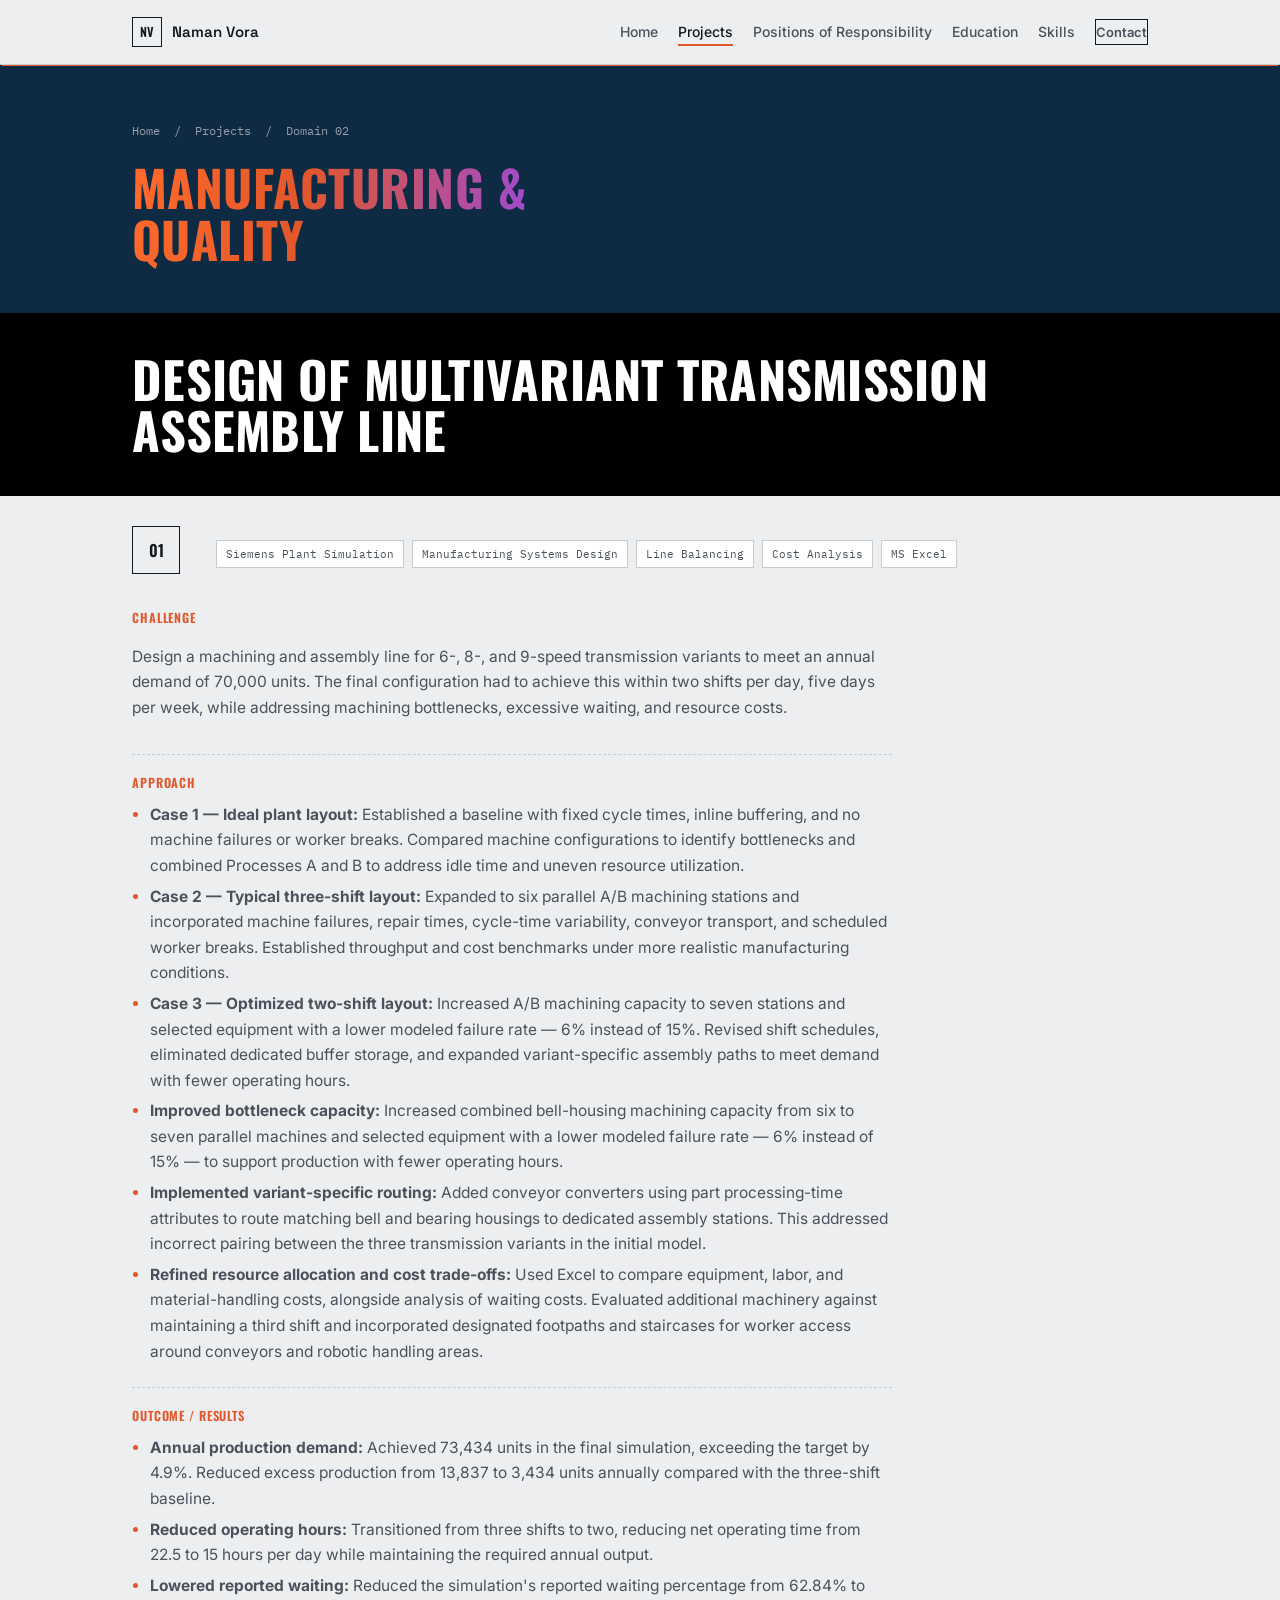
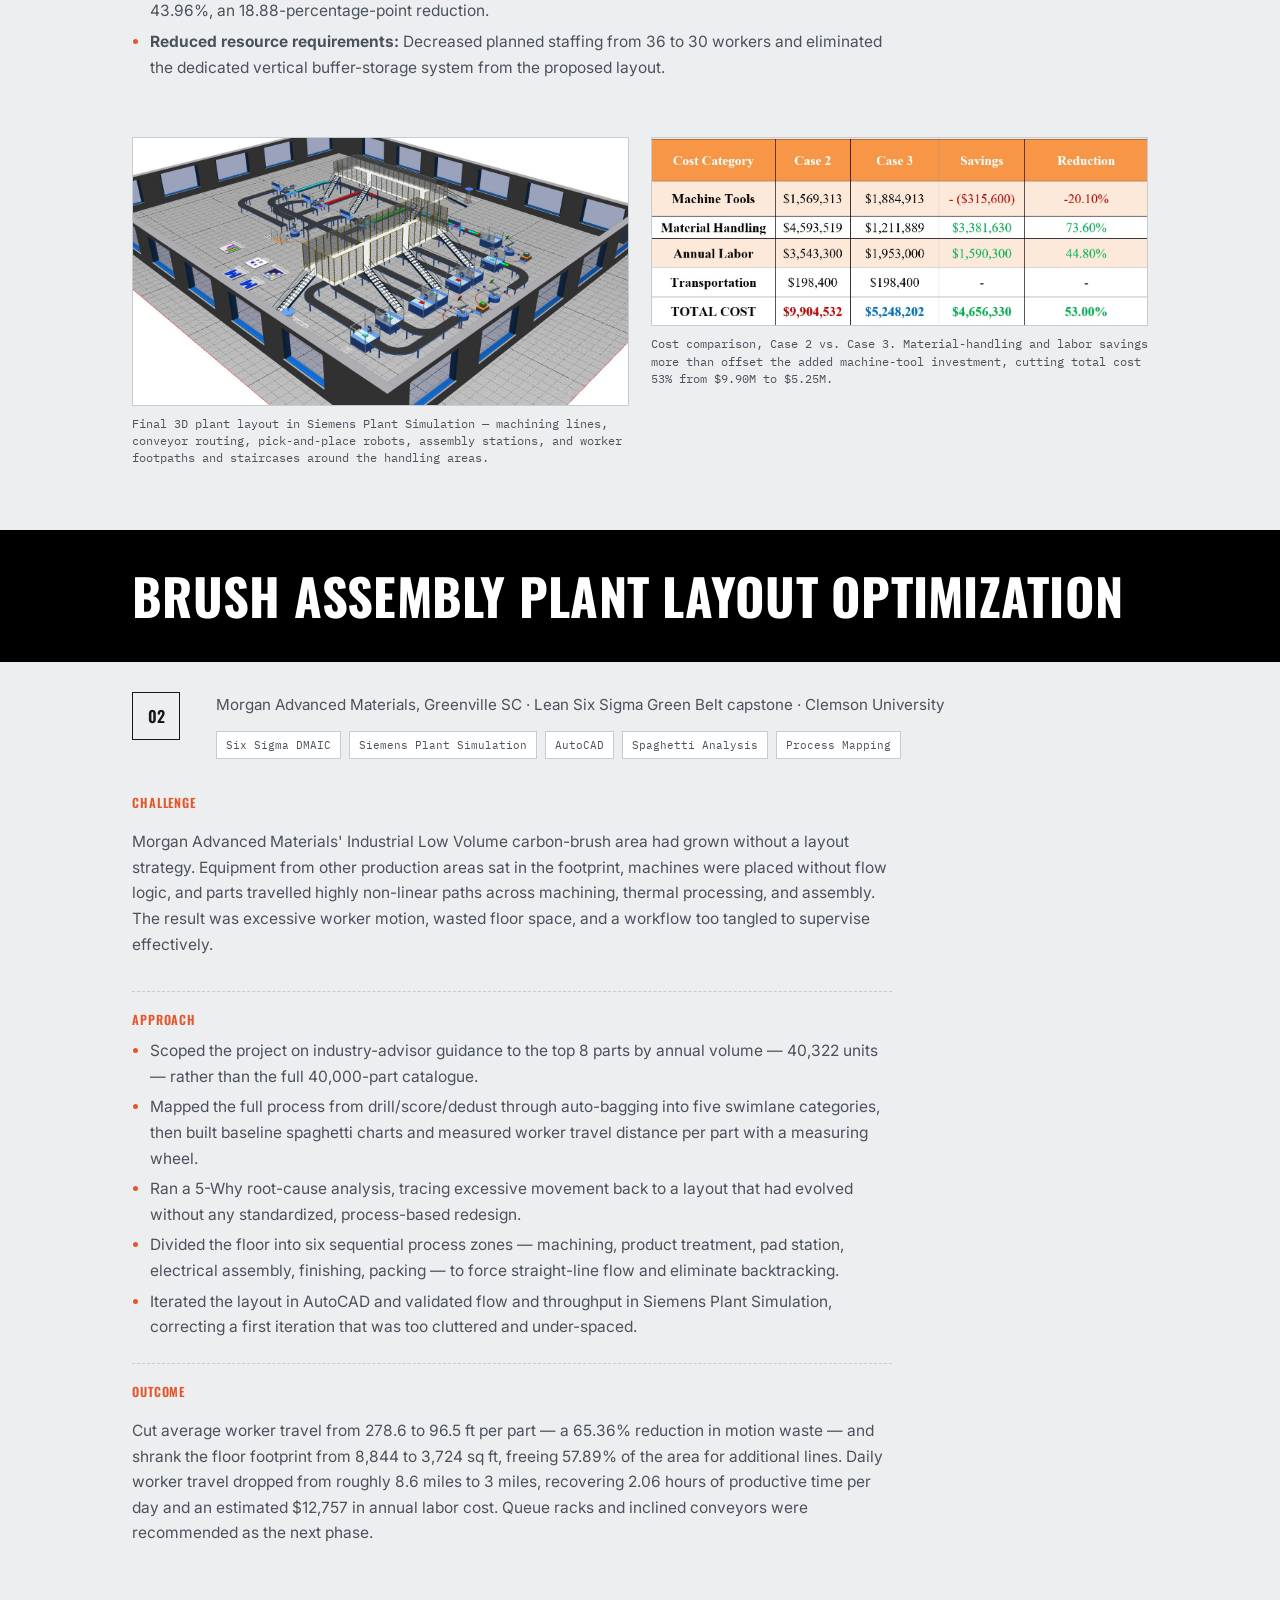
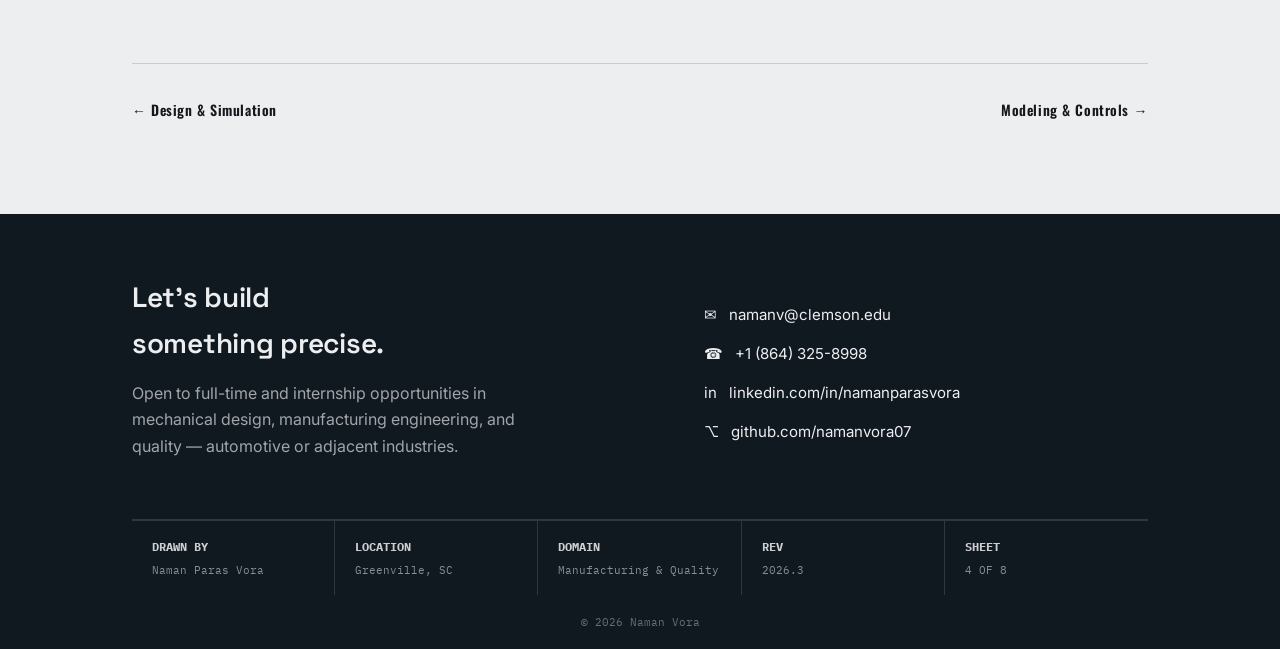
<file: manufacturing-quality.html>
<!DOCTYPE html>
<html lang="en">
<head>
<meta charset="UTF-8">
<meta name="viewport" content="width=device-width, initial-scale=1.0">
<title>Manufacturing &amp; Quality — Naman Vora</title>
<meta name="description" content="Production system design, plant layout, and Six Sigma process improvement projects by Naman Vora.">
<link rel="preconnect" href="https://fonts.googleapis.com">
<link rel="preconnect" href="https://fonts.gstatic.com" crossorigin>
<link href="https://fonts.googleapis.com/css2?family=Space+Grotesk:wght@500;600;700&family=Inter:wght@400;500;600&family=IBM+Plex+Mono:wght@400;500;600&family=Oswald:wght@500;600;700&display=swap" rel="stylesheet">
<link rel="stylesheet" href="styles.css">
</head>
<body>

<nav class="nav">
  <div class="wrap">
    <a href="index.html" class="nav-mark"><span class="box">NV</span> Naman Vora</a>
    <ul class="nav-links" id="navLinks">
      <li><a href="index.html">Home</a></li>
      <li><a href="projects.html" class="active">Projects</a></li>
      <li><a href="experience.html">Positions of Responsibility</a></li>
      <li><a href="education.html">Education</a></li>
      <li><a href="skills.html">Skills</a></li>
      <li><a href="index.html#contact" class="nav-cta">Contact</a></li>
    </ul>
    <button class="nav-toggle" id="navToggle" aria-label="Toggle menu"><span></span></button>
  </div>
</nav>

<header class="page-head">
  <div class="wrap">
    <div class="breadcrumb"><a href="index.html">Home</a> &nbsp;/&nbsp; <a href="projects.html">Projects</a> &nbsp;/&nbsp; Domain 02</div>
    <h1>Manufacturing &amp; Quality</h1>
  </div>
</header>

<main class="projects-stack">

    <!-- PROJECT 1 -->
    <article class="proj">
      <div class="proj-banner">
        <div class="wrap">
          <h2>Design of Multivariant Transmission Assembly Line</h2>
        </div>
      </div>
      <div class="wrap">
        <div class="proj-meta">
          <div class="pb-index">01</div>
          <div>
            <div class="tags">
              <span class="tag-chip">Siemens Plant Simulation</span>
              <span class="tag-chip">Manufacturing Systems Design</span>
              <span class="tag-chip">Line Balancing</span>
              <span class="tag-chip">Cost Analysis</span>
              <span class="tag-chip">MS Excel</span>
            </div>
          </div>
        </div>
        <div class="cao">
          <div class="cao-block">
            <div class="cao-label">CHALLENGE</div>
            <div class="cao-text"><p>Design a machining and assembly line for 6-, 8-, and 9-speed transmission variants to meet an annual demand of 70,000 units. The final configuration had to achieve this within two shifts per day, five days per week, while addressing machining bottlenecks, excessive waiting, and resource costs.</p></div>
          </div>
          <div class="cao-block">
            <div class="cao-label">APPROACH</div>
            <div class="cao-text">
              <ul>
                <li><strong>Case 1 — Ideal plant layout:</strong> Established a baseline with fixed cycle times, inline buffering, and no machine failures or worker breaks. Compared machine configurations to identify bottlenecks and combined Processes A and B to address idle time and uneven resource utilization.</li>
                <li><strong>Case 2 — Typical three-shift layout:</strong> Expanded to six parallel A/B machining stations and incorporated machine failures, repair times, cycle-time variability, conveyor transport, and scheduled worker breaks. Established throughput and cost benchmarks under more realistic manufacturing conditions.</li>
                <li><strong>Case 3 — Optimized two-shift layout:</strong> Increased A/B machining capacity to seven stations and selected equipment with a lower modeled failure rate — 6% instead of 15%. Revised shift schedules, eliminated dedicated buffer storage, and expanded variant-specific assembly paths to meet demand with fewer operating hours.</li>
                <li><strong>Improved bottleneck capacity:</strong> Increased combined bell-housing machining capacity from six to seven parallel machines and selected equipment with a lower modeled failure rate — 6% instead of 15% — to support production with fewer operating hours.</li>
                <li><strong>Implemented variant-specific routing:</strong> Added conveyor converters using part processing-time attributes to route matching bell and bearing housings to dedicated assembly stations. This addressed incorrect pairing between the three transmission variants in the initial model.</li>
                <li><strong>Refined resource allocation and cost trade-offs:</strong> Used Excel to compare equipment, labor, and material-handling costs, alongside analysis of waiting costs. Evaluated additional machinery against maintaining a third shift and incorporated designated footpaths and staircases for worker access around conveyors and robotic handling areas.</li>
              </ul>
            </div>
          </div>
          <div class="cao-block">
            <div class="cao-label">OUTCOME / RESULTS</div>
            <div class="cao-text">
              <ul>
                <li><strong>Annual production demand:</strong> Achieved 73,434 units in the final simulation, exceeding the target by 4.9%. Reduced excess production from 13,837 to 3,434 units annually compared with the three-shift baseline.</li>
                <li><strong>Reduced operating hours:</strong> Transitioned from three shifts to two, reducing net operating time from 22.5 to 15 hours per day while maintaining the required annual output.</li>
                <li><strong>Lowered reported waiting:</strong> Reduced the simulation's reported waiting percentage from 62.84% to 43.96%, an 18.88-percentage-point reduction.</li>
                <li><strong>Reduced resource requirements:</strong> Decreased planned staffing from 36 to 30 workers and eliminated the dedicated vertical buffer-storage system from the proposed layout.</li>
              </ul>
            </div>
          </div>
        </div>

        <div class="proj-figures">
          <figure>
            <img src="assets/transmission-plant-layout.jpg" alt="3D plant layout of the transmission assembly line in Siemens Plant Simulation">
            <figcaption>Final 3D plant layout in Siemens Plant Simulation — machining lines, conveyor routing, pick-and-place robots, assembly stations, and worker footpaths and staircases around the handling areas.</figcaption>
          </figure>
          <figure>
            <img src="assets/transmission-cost-comparison.jpg" alt="Cost comparison table between Case 2 and Case 3 showing a 53% total cost reduction">
            <figcaption>Cost comparison, Case 2 vs. Case 3. Material-handling and labor savings more than offset the added machine-tool investment, cutting total cost 53% from $9.90M to $5.25M.</figcaption>
          </figure>
        </div>
      </div>
    </article>

    <!-- PROJECT 2 -->
    <article class="proj">
      <div class="proj-banner">
        <div class="wrap">
          <h2>Brush Assembly Plant Layout Optimization</h2>
        </div>
      </div>
      <div class="wrap">
        <div class="proj-meta">
          <div class="pb-index">02</div>
          <div>
            <div class="proj-sub">Morgan Advanced Materials, Greenville SC · Lean Six Sigma Green Belt capstone · Clemson University</div>
            <div class="tags">
            <span class="tag-chip">Six Sigma DMAIC</span>
            <span class="tag-chip">Siemens Plant Simulation</span>
            <span class="tag-chip">AutoCAD</span>
            <span class="tag-chip">Spaghetti Analysis</span>
            <span class="tag-chip">Process Mapping</span>
          </div>
          </div>
        </div>

        <div class="cao">
        <div>
          <div class="cao-block">
            <div class="cao-label">CHALLENGE</div>
            <div class="cao-text"><p>Morgan Advanced Materials' Industrial Low Volume carbon-brush area had grown without a layout strategy. Equipment from other production areas sat in the footprint, machines were placed without flow logic, and parts travelled highly non-linear paths across machining, thermal processing, and assembly. The result was excessive worker motion, wasted floor space, and a workflow too tangled to supervise effectively.</p></div>
          </div>
          <div class="cao-block">
            <div class="cao-label">APPROACH</div>
            <div class="cao-text">
              <ul>
                <li>Scoped the project on industry-advisor guidance to the top 8 parts by annual volume — 40,322 units — rather than the full 40,000-part catalogue.</li>
                <li>Mapped the full process from drill/score/dedust through auto-bagging into five swimlane categories, then built baseline spaghetti charts and measured worker travel distance per part with a measuring wheel.</li>
                <li>Ran a 5-Why root-cause analysis, tracing excessive movement back to a layout that had evolved without any standardized, process-based redesign.</li>
                <li>Divided the floor into six sequential process zones — machining, product treatment, pad station, electrical assembly, finishing, packing — to force straight-line flow and eliminate backtracking.</li>
                <li>Iterated the layout in AutoCAD and validated flow and throughput in Siemens Plant Simulation, correcting a first iteration that was too cluttered and under-spaced.</li>
              </ul>
            </div>
          </div>
          <div class="cao-block">
            <div class="cao-label">OUTCOME</div>
            <div class="cao-text"><p>Cut average worker travel from 278.6 to 96.5 ft per part — a 65.36% reduction in motion waste — and shrank the floor footprint from 8,844 to 3,724 sq ft, freeing 57.89% of the area for additional lines. Daily worker travel dropped from roughly 8.6 miles to 3 miles, recovering 2.06 hours of productive time per day and an estimated $12,757 in annual labor cost. Queue racks and inclined conveyors were recommended as the next phase.</p></div>
          </div>
        </div>
        </div>
      </div>
    </article>

    <div class="wrap">
      <div class="page-nav">
      <a href="design-simulation.html">← Design &amp; Simulation</a>
      <a href="modeling-controls.html">Modeling &amp; Controls →</a>
      </div>
    </div>

</main>

<footer>
  <div class="wrap">
    <div class="footer-top">
      <div>
        <h2>Let's build something precise.</h2>
        <p>Open to full-time and internship opportunities in mechanical design, manufacturing engineering, and quality — automotive or adjacent industries.</p>
      </div>
      <div class="footer-contacts">
        <a href="mailto:namanv@clemson.edu">✉ &nbsp; namanv@clemson.edu</a>
        <a href="tel:+18643258998">☎ &nbsp; +1 (864) 325-8998</a>
        <a href="https://www.linkedin.com/in/namanparasvora/" target="_blank" rel="noopener">in &nbsp; linkedin.com/in/namanparasvora</a>
        <a href="https://github.com/namanvora07" target="_blank" rel="noopener">⌥ &nbsp; github.com/namanvora07</a>
      </div>
    </div>
    <div class="title-block">
      <div><b>DRAWN BY</b>Naman Paras Vora</div>
      <div><b>LOCATION</b>Greenville, SC</div>
      <div><b>DOMAIN</b>Manufacturing &amp; Quality</div>
      <div><b>REV</b>2026.3</div>
      <div><b>SHEET</b>4 OF 8</div>
    </div>
    <div class="copyright">© 2026 Naman Vora</div>
  </div>
</footer>

<script src="script.js"></script>
</body>
</html>
</file>
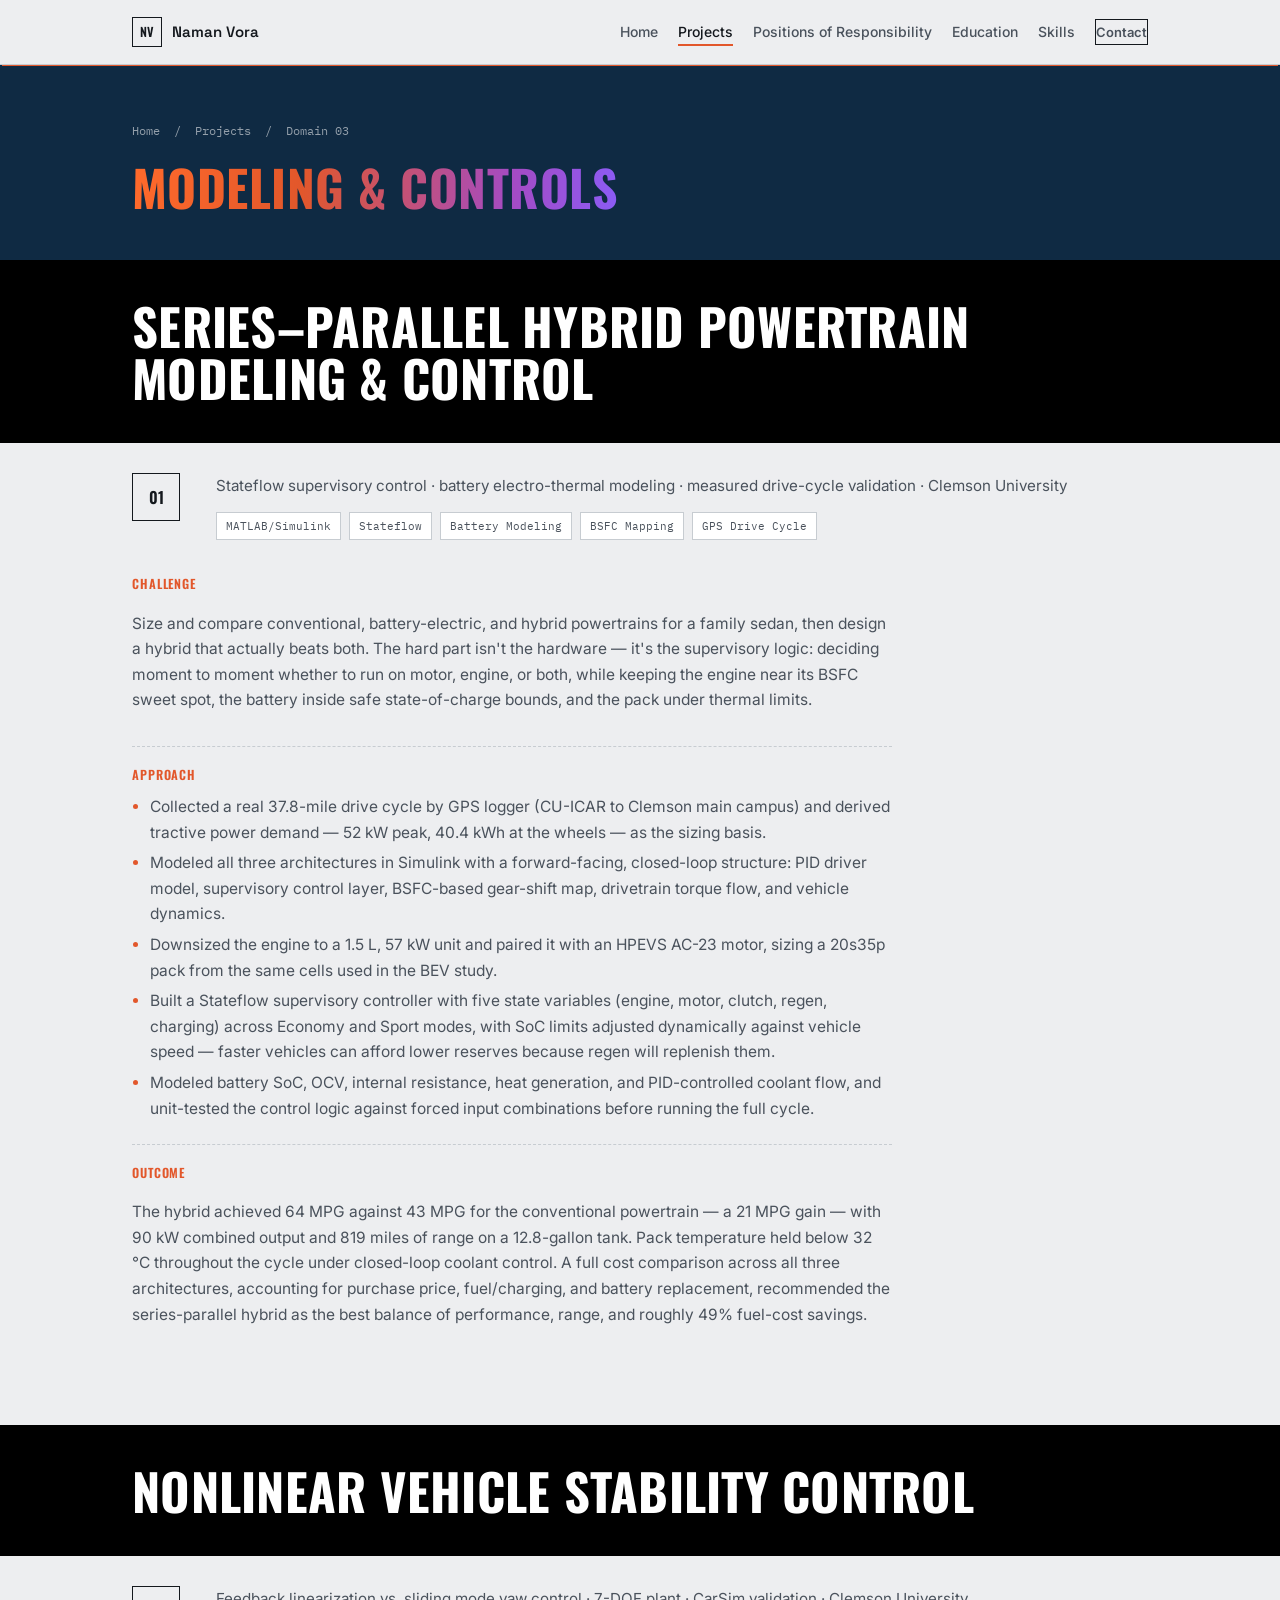
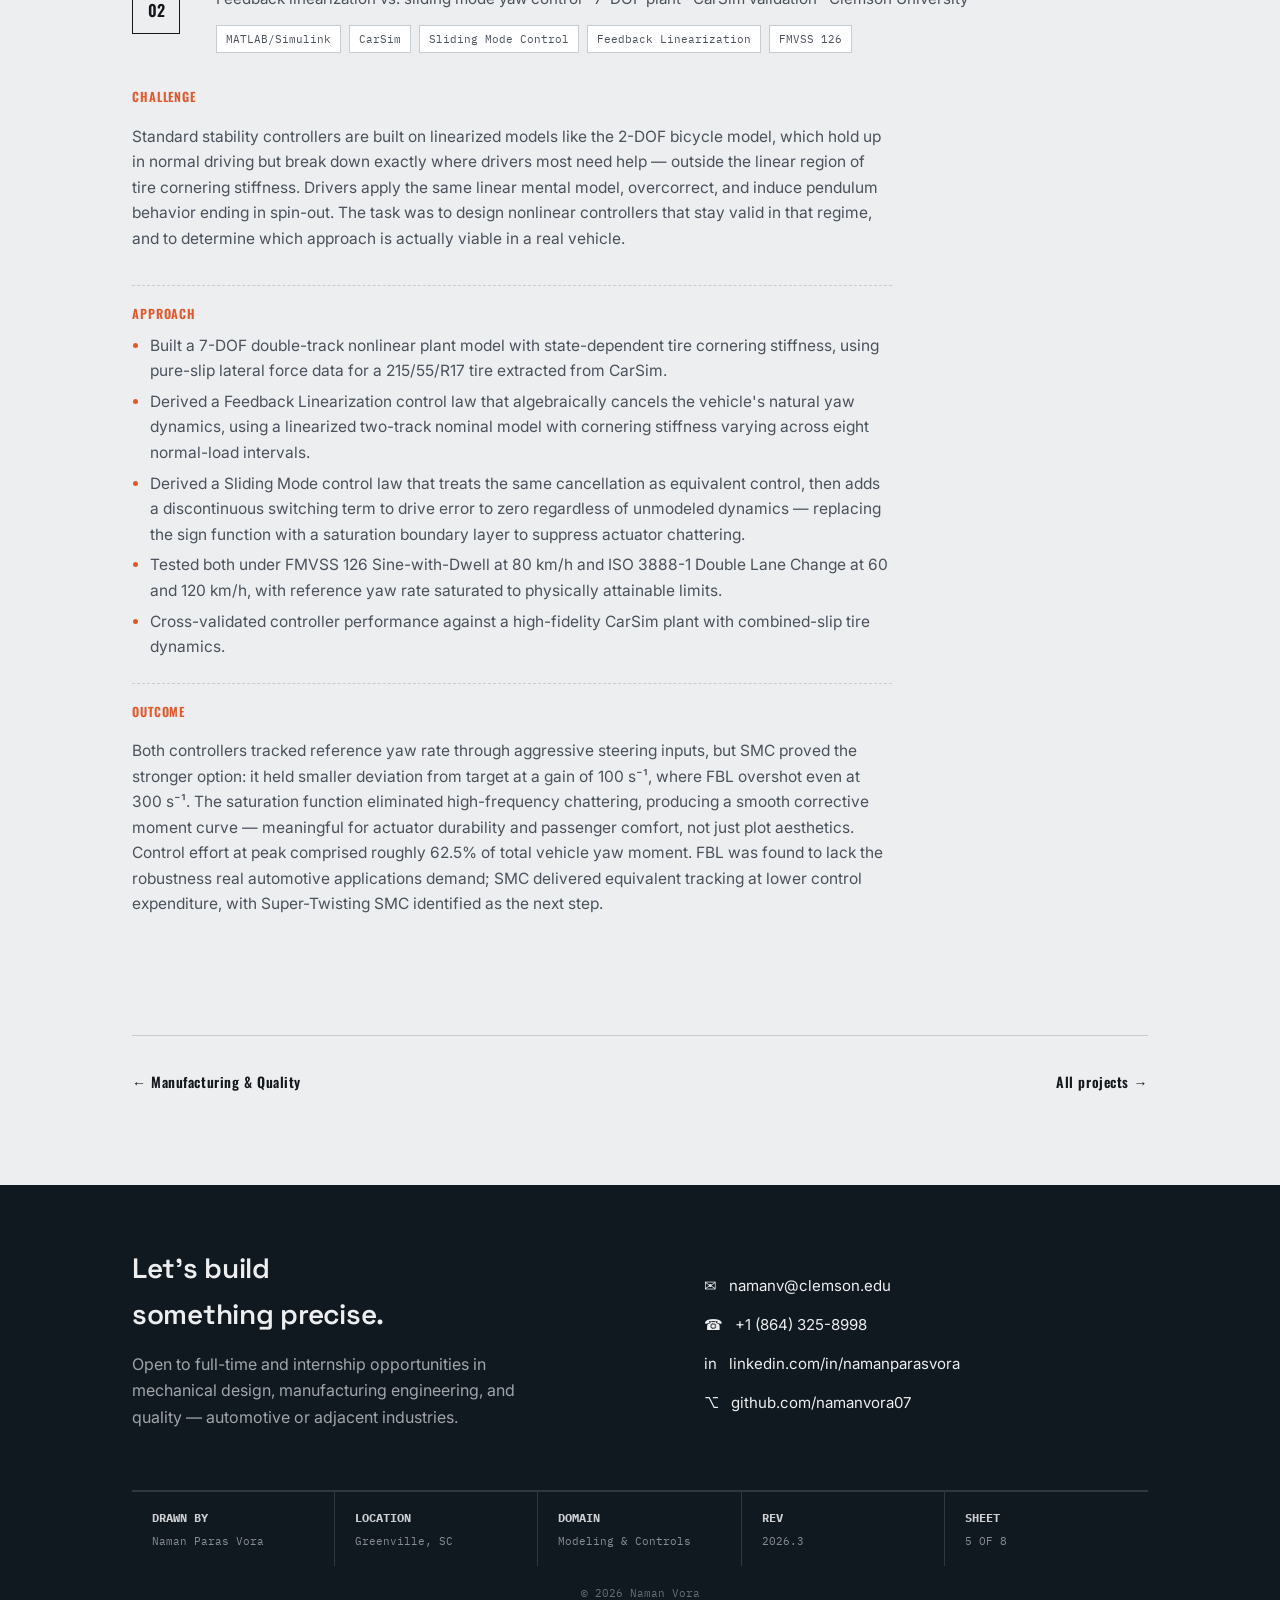
<file: modeling-controls.html>
<!DOCTYPE html>
<html lang="en">
<head>
<meta charset="UTF-8">
<meta name="viewport" content="width=device-width, initial-scale=1.0">
<title>Modeling &amp; Controls — Naman Vora</title>
<meta name="description" content="Physics-based system modeling and control design projects in MATLAB/Simulink by Naman Vora.">
<link rel="preconnect" href="https://fonts.googleapis.com">
<link rel="preconnect" href="https://fonts.gstatic.com" crossorigin>
<link href="https://fonts.googleapis.com/css2?family=Space+Grotesk:wght@500;600;700&family=Inter:wght@400;500;600&family=IBM+Plex+Mono:wght@400;500;600&family=Oswald:wght@500;600;700&display=swap" rel="stylesheet">
<link rel="stylesheet" href="styles.css">
</head>
<body>

<nav class="nav">
  <div class="wrap">
    <a href="index.html" class="nav-mark"><span class="box">NV</span> Naman Vora</a>
    <ul class="nav-links" id="navLinks">
      <li><a href="index.html">Home</a></li>
      <li><a href="projects.html" class="active">Projects</a></li>
      <li><a href="experience.html">Positions of Responsibility</a></li>
      <li><a href="education.html">Education</a></li>
      <li><a href="skills.html">Skills</a></li>
      <li><a href="index.html#contact" class="nav-cta">Contact</a></li>
    </ul>
    <button class="nav-toggle" id="navToggle" aria-label="Toggle menu"><span></span></button>
  </div>
</nav>

<header class="page-head">
  <div class="wrap">
    <div class="breadcrumb"><a href="index.html">Home</a> &nbsp;/&nbsp; <a href="projects.html">Projects</a> &nbsp;/&nbsp; Domain 03</div>
    <h1>Modeling &amp; Controls</h1>
  </div>
</header>

<main class="projects-stack">

    <!-- PROJECT 1 -->
    <article class="proj">
      <div class="proj-banner">
        <div class="wrap">
          <h2>Series–Parallel Hybrid Powertrain Modeling &amp; Control</h2>
        </div>
      </div>
      <div class="wrap">
        <div class="proj-meta">
          <div class="pb-index">01</div>
          <div>
            <div class="proj-sub">Stateflow supervisory control · battery electro-thermal modeling · measured drive-cycle validation · Clemson University</div>
            <div class="tags">
            <span class="tag-chip">MATLAB/Simulink</span>
            <span class="tag-chip">Stateflow</span>
            <span class="tag-chip">Battery Modeling</span>
            <span class="tag-chip">BSFC Mapping</span>
            <span class="tag-chip">GPS Drive Cycle</span>
          </div>
          </div>
        </div>

        <div class="cao">
        <div>
          <div class="cao-block">
            <div class="cao-label">CHALLENGE</div>
            <div class="cao-text"><p>Size and compare conventional, battery-electric, and hybrid powertrains for a family sedan, then design a hybrid that actually beats both. The hard part isn't the hardware — it's the supervisory logic: deciding moment to moment whether to run on motor, engine, or both, while keeping the engine near its BSFC sweet spot, the battery inside safe state-of-charge bounds, and the pack under thermal limits.</p></div>
          </div>
          <div class="cao-block">
            <div class="cao-label">APPROACH</div>
            <div class="cao-text">
              <ul>
                <li>Collected a real 37.8-mile drive cycle by GPS logger (CU-ICAR to Clemson main campus) and derived tractive power demand — 52 kW peak, 40.4 kWh at the wheels — as the sizing basis.</li>
                <li>Modeled all three architectures in Simulink with a forward-facing, closed-loop structure: PID driver model, supervisory control layer, BSFC-based gear-shift map, drivetrain torque flow, and vehicle dynamics.</li>
                <li>Downsized the engine to a 1.5 L, 57 kW unit and paired it with an HPEVS AC-23 motor, sizing a 20s35p pack from the same cells used in the BEV study.</li>
                <li>Built a Stateflow supervisory controller with five state variables (engine, motor, clutch, regen, charging) across Economy and Sport modes, with SoC limits adjusted dynamically against vehicle speed — faster vehicles can afford lower reserves because regen will replenish them.</li>
                <li>Modeled battery SoC, OCV, internal resistance, heat generation, and PID-controlled coolant flow, and unit-tested the control logic against forced input combinations before running the full cycle.</li>
              </ul>
            </div>
          </div>
          <div class="cao-block">
            <div class="cao-label">OUTCOME</div>
            <div class="cao-text"><p>The hybrid achieved 64 MPG against 43 MPG for the conventional powertrain — a 21 MPG gain — with 90 kW combined output and 819 miles of range on a 12.8-gallon tank. Pack temperature held below 32 °C throughout the cycle under closed-loop coolant control. A full cost comparison across all three architectures, accounting for purchase price, fuel/charging, and battery replacement, recommended the series-parallel hybrid as the best balance of performance, range, and roughly 49% fuel-cost savings.</p></div>
          </div>
        </div>
        </div>
      </div>
    </article>

    <!-- PROJECT 2 -->
    <article class="proj">
      <div class="proj-banner">
        <div class="wrap">
          <h2>Nonlinear Vehicle Stability Control</h2>
        </div>
      </div>
      <div class="wrap">
        <div class="proj-meta">
          <div class="pb-index">02</div>
          <div>
            <div class="proj-sub">Feedback linearization vs. sliding mode yaw control · 7-DOF plant · CarSim validation · Clemson University</div>
            <div class="tags">
            <span class="tag-chip">MATLAB/Simulink</span>
            <span class="tag-chip">CarSim</span>
            <span class="tag-chip">Sliding Mode Control</span>
            <span class="tag-chip">Feedback Linearization</span>
            <span class="tag-chip">FMVSS 126</span>
          </div>
          </div>
        </div>

        <div class="cao">
        <div>
          <div class="cao-block">
            <div class="cao-label">CHALLENGE</div>
            <div class="cao-text"><p>Standard stability controllers are built on linearized models like the 2-DOF bicycle model, which hold up in normal driving but break down exactly where drivers most need help — outside the linear region of tire cornering stiffness. Drivers apply the same linear mental model, overcorrect, and induce pendulum behavior ending in spin-out. The task was to design nonlinear controllers that stay valid in that regime, and to determine which approach is actually viable in a real vehicle.</p></div>
          </div>
          <div class="cao-block">
            <div class="cao-label">APPROACH</div>
            <div class="cao-text">
              <ul>
                <li>Built a 7-DOF double-track nonlinear plant model with state-dependent tire cornering stiffness, using pure-slip lateral force data for a 215/55/R17 tire extracted from CarSim.</li>
                <li>Derived a Feedback Linearization control law that algebraically cancels the vehicle's natural yaw dynamics, using a linearized two-track nominal model with cornering stiffness varying across eight normal-load intervals.</li>
                <li>Derived a Sliding Mode control law that treats the same cancellation as equivalent control, then adds a discontinuous switching term to drive error to zero regardless of unmodeled dynamics — replacing the sign function with a saturation boundary layer to suppress actuator chattering.</li>
                <li>Tested both under FMVSS 126 Sine-with-Dwell at 80 km/h and ISO 3888-1 Double Lane Change at 60 and 120 km/h, with reference yaw rate saturated to physically attainable limits.</li>
                <li>Cross-validated controller performance against a high-fidelity CarSim plant with combined-slip tire dynamics.</li>
              </ul>
            </div>
          </div>
          <div class="cao-block">
            <div class="cao-label">OUTCOME</div>
            <div class="cao-text"><p>Both controllers tracked reference yaw rate through aggressive steering inputs, but SMC proved the stronger option: it held smaller deviation from target at a gain of 100 s⁻¹, where FBL overshot even at 300 s⁻¹. The saturation function eliminated high-frequency chattering, producing a smooth corrective moment curve — meaningful for actuator durability and passenger comfort, not just plot aesthetics. Control effort at peak comprised roughly 62.5% of total vehicle yaw moment. FBL was found to lack the robustness real automotive applications demand; SMC delivered equivalent tracking at lower control expenditure, with Super-Twisting SMC identified as the next step.</p></div>
          </div>
        </div>
        </div>
      </div>
    </article>

    <div class="wrap">
      <div class="page-nav">
      <a href="manufacturing-quality.html">← Manufacturing &amp; Quality</a>
      <a href="projects.html">All projects →</a>
      </div>
    </div>

</main>

<footer>
  <div class="wrap">
    <div class="footer-top">
      <div>
        <h2>Let's build something precise.</h2>
        <p>Open to full-time and internship opportunities in mechanical design, manufacturing engineering, and quality — automotive or adjacent industries.</p>
      </div>
      <div class="footer-contacts">
        <a href="mailto:namanv@clemson.edu">✉ &nbsp; namanv@clemson.edu</a>
        <a href="tel:+18643258998">☎ &nbsp; +1 (864) 325-8998</a>
        <a href="https://www.linkedin.com/in/namanparasvora/" target="_blank" rel="noopener">in &nbsp; linkedin.com/in/namanparasvora</a>
        <a href="https://github.com/namanvora07" target="_blank" rel="noopener">⌥ &nbsp; github.com/namanvora07</a>
      </div>
    </div>
    <div class="title-block">
      <div><b>DRAWN BY</b>Naman Paras Vora</div>
      <div><b>LOCATION</b>Greenville, SC</div>
      <div><b>DOMAIN</b>Modeling &amp; Controls</div>
      <div><b>REV</b>2026.3</div>
      <div><b>SHEET</b>5 OF 8</div>
    </div>
    <div class="copyright">© 2026 Naman Vora</div>
  </div>
</footer>

<script src="script.js"></script>
</body>
</html>
</file>
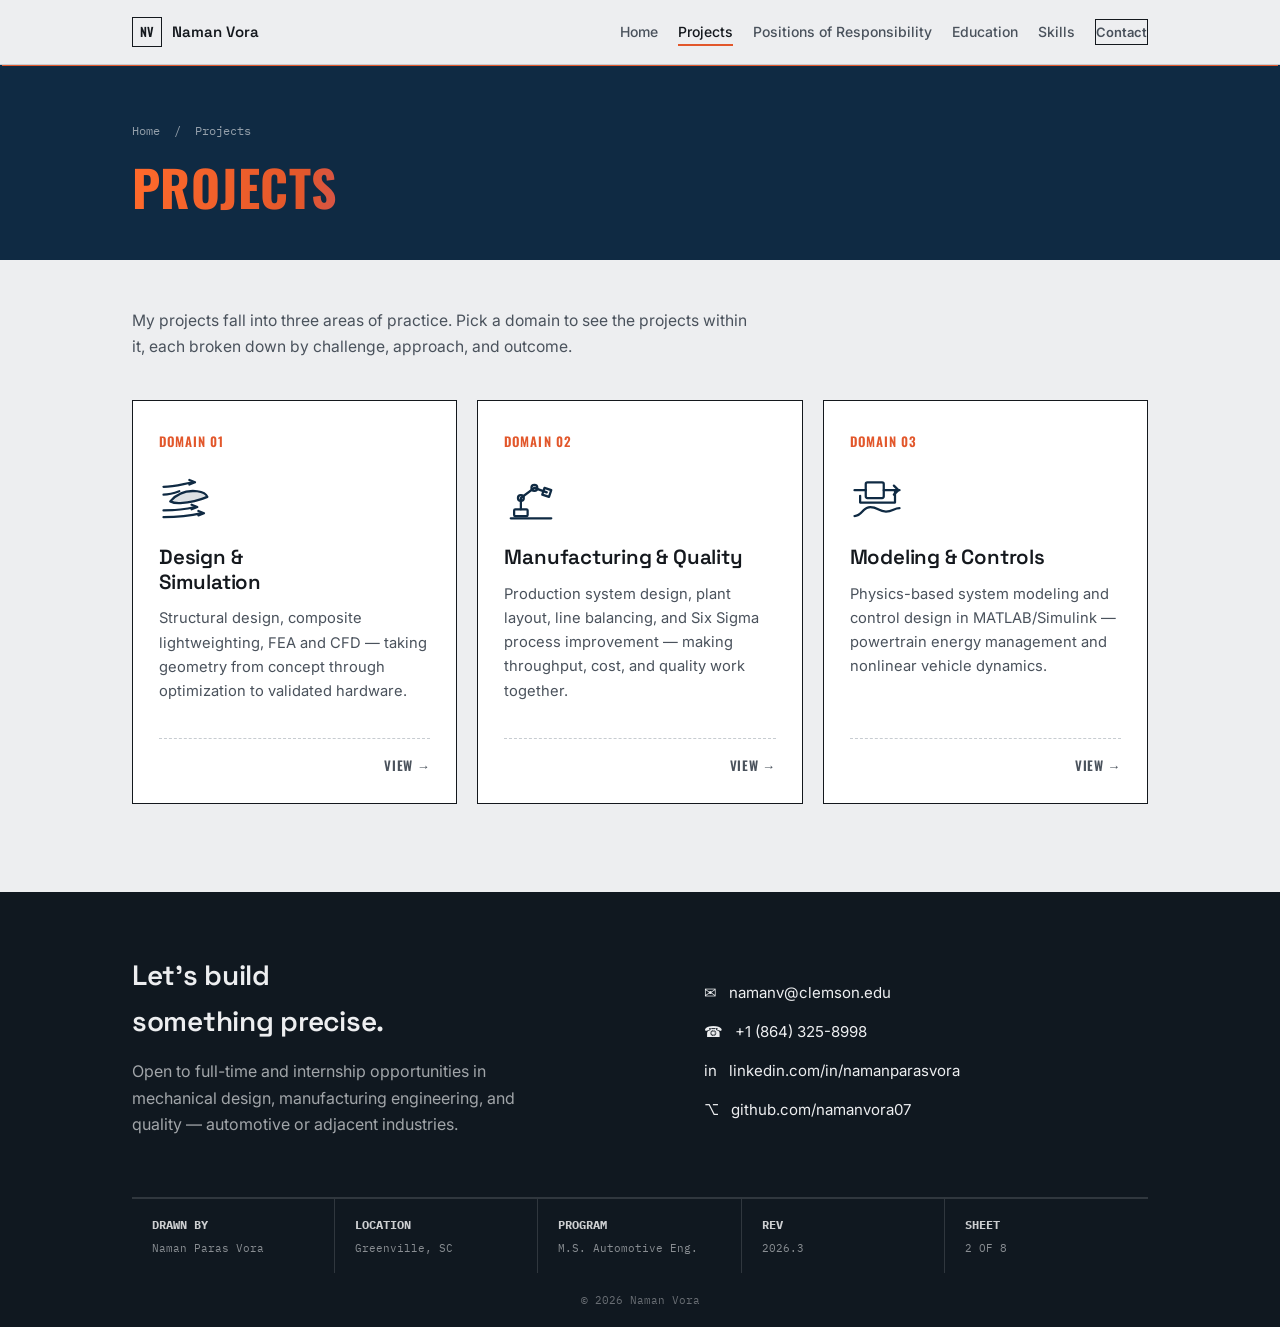
<file: projects.html>
<!DOCTYPE html>
<html lang="en">
<head>
<meta charset="UTF-8">
<meta name="viewport" content="width=device-width, initial-scale=1.0">
<title>Projects — Naman Vora</title>
<meta name="description" content="Engineering projects across design & simulation, manufacturing & quality, and modeling & controls.">
<link rel="preconnect" href="https://fonts.googleapis.com">
<link rel="preconnect" href="https://fonts.gstatic.com" crossorigin>
<link href="https://fonts.googleapis.com/css2?family=Space+Grotesk:wght@500;600;700&family=Inter:wght@400;500;600&family=IBM+Plex+Mono:wght@400;500;600&family=Oswald:wght@500;600;700&display=swap" rel="stylesheet">
<link rel="stylesheet" href="styles.css">
</head>
<body>
<nav class="nav">
  <div class="wrap">
    <a href="index.html" class="nav-mark"><span class="box">NV</span> Naman Vora</a>
    <ul class="nav-links" id="navLinks">
      <li><a href="index.html">Home</a></li>
      <li><a href="projects.html" class="active">Projects</a></li>
      <li><a href="experience.html">Positions of Responsibility</a></li>
      <li><a href="education.html">Education</a></li>
      <li><a href="skills.html">Skills</a></li>
      <li><a href="index.html#contact" class="nav-cta">Contact</a></li>
    </ul>
    <button class="nav-toggle" id="navToggle" aria-label="Toggle menu"><span></span></button>
  </div>
</nav>

<header class="page-head">
  <div class="wrap">
    <div class="breadcrumb"><a href="index.html">Home</a> &nbsp;/&nbsp; Projects</div>
    <h1>Projects</h1>
  </div>
</header>
<section id="work" style="padding-top:76px;">
  <div class="wrap">
    <p class="section-sub">My projects fall into three areas of practice. Pick a domain to see the projects within it, each broken down by challenge, approach, and outcome.</p>

    <div class="domains">

      <a class="domain-card" href="design-simulation.html">
        <div class="dc-num">DOMAIN 01</div>
        <svg class="dc-icon" viewBox="0 0 48 48" fill="none" stroke="currentColor" stroke-width="2" stroke-linecap="round" stroke-linejoin="round">
          <path d="M10 27 C16 20 25 17 34 18 C39 18.6 42 20.5 43 23 C36 26 28 28 19 28.5 C15 28.7 12 28 10 27 Z" fill="currentColor" fill-opacity=".14"/>
          <path d="M4 14 C14 14 21 11.5 30 10"/>
          <path d="M4 21 C10 21 14 19.5 18 18"/>
          <path d="M4 35 C15 35 24 34 32 32"/>
          <path d="M4 41 C16 41 27 40 38 37.5"/>
          <path d="M27 8 L32 10 L27 12"/>
          <path d="M29 30 L34 32 L29 34"/>
          <path d="M35 35.5 L40 37.5 L35 39.5"/>
        </svg>
        <h3>Design &amp;<br>Simulation</h3>
        <p>Structural design, composite lightweighting, FEA and CFD — taking geometry from concept through optimization to validated hardware.</p>
        <div class="dc-meta"><span></span><span class="dc-go">VIEW →</span></div>
      </a>

      <a class="domain-card" href="manufacturing-quality.html">
        <div class="dc-num">DOMAIN 02</div>
        <svg class="dc-icon" viewBox="0 0 48 48" fill="none" stroke="currentColor" stroke-width="2" stroke-linecap="round" stroke-linejoin="round">
          <path d="M6 42 H42"/>
          <rect x="9" y="34" width="12" height="6" rx="1"/>
          <path d="M15 34 V24 L27 15"/>
          <path d="M27 15 L38 19"/>
          <circle cx="15" cy="24" r="2.6"/>
          <circle cx="27" cy="15" r="2.6"/>
          <path d="M36 15 L42 17 L40 23 L34 21 Z"/>
        </svg>
        <h3>Manufacturing &amp; Quality</h3>
        <p>Production system design, plant layout, line balancing, and Six Sigma process improvement — making throughput, cost, and quality work together.</p>
        <div class="dc-meta"><span></span><span class="dc-go">VIEW →</span></div>
      </a>

      <a class="domain-card" href="modeling-controls.html">
        <div class="dc-num">DOMAIN 03</div>
        <svg class="dc-icon" viewBox="0 0 48 48" fill="none" stroke="currentColor" stroke-width="2" stroke-linecap="round" stroke-linejoin="round">
          <path d="M4 17 H14"/>
          <rect x="14" y="10" width="16" height="14" rx="1.5"/>
          <path d="M30 17 H44"/>
          <path d="M39 13 L43 17 L39 21"/>
          <path d="M40 17 V28 H9 V22"/>
          <path d="M4 40 C11 40 11 32 18 32 C25 32 25 36 32 36 C38 36 39 33 44 33"/>
        </svg>
        <h3>Modeling &amp; Controls</h3>
        <p>Physics-based system modeling and control design in MATLAB/Simulink — powertrain energy management and nonlinear vehicle dynamics.</p>
        <div class="dc-meta"><span></span><span class="dc-go">VIEW →</span></div>
      </a>

    </div>
  </div>
</section>
<footer id="contact">
  <div class="wrap">
    <div class="footer-top">
      <div>
        <h2>Let's build something precise.</h2>
        <p>Open to full-time and internship opportunities in mechanical design, manufacturing engineering, and quality — automotive or adjacent industries.</p>
      </div>
      <div class="footer-contacts">
        <a href="mailto:namanv@clemson.edu">✉ &nbsp; namanv@clemson.edu</a>
        <a href="tel:+18643258998">☎ &nbsp; +1 (864) 325-8998</a>
        <a href="https://www.linkedin.com/in/namanparasvora/" target="_blank" rel="noopener">in &nbsp; linkedin.com/in/namanparasvora</a>
        <a href="https://github.com/namanvora07" target="_blank" rel="noopener">⌥ &nbsp; github.com/namanvora07</a>
      </div>
    </div>
    <div class="title-block">
      <div><b>DRAWN BY</b>Naman Paras Vora</div>
      <div><b>LOCATION</b>Greenville, SC</div>
      <div><b>PROGRAM</b>M.S. Automotive Eng.</div>
      <div><b>REV</b>2026.3</div>
      <div><b>SHEET</b>2 OF 8</div>
    </div>
    <div class="copyright">© 2026 Naman Vora</div>
  </div>
</footer>

<script src="script.js"></script>
</body>
</html>
</file>
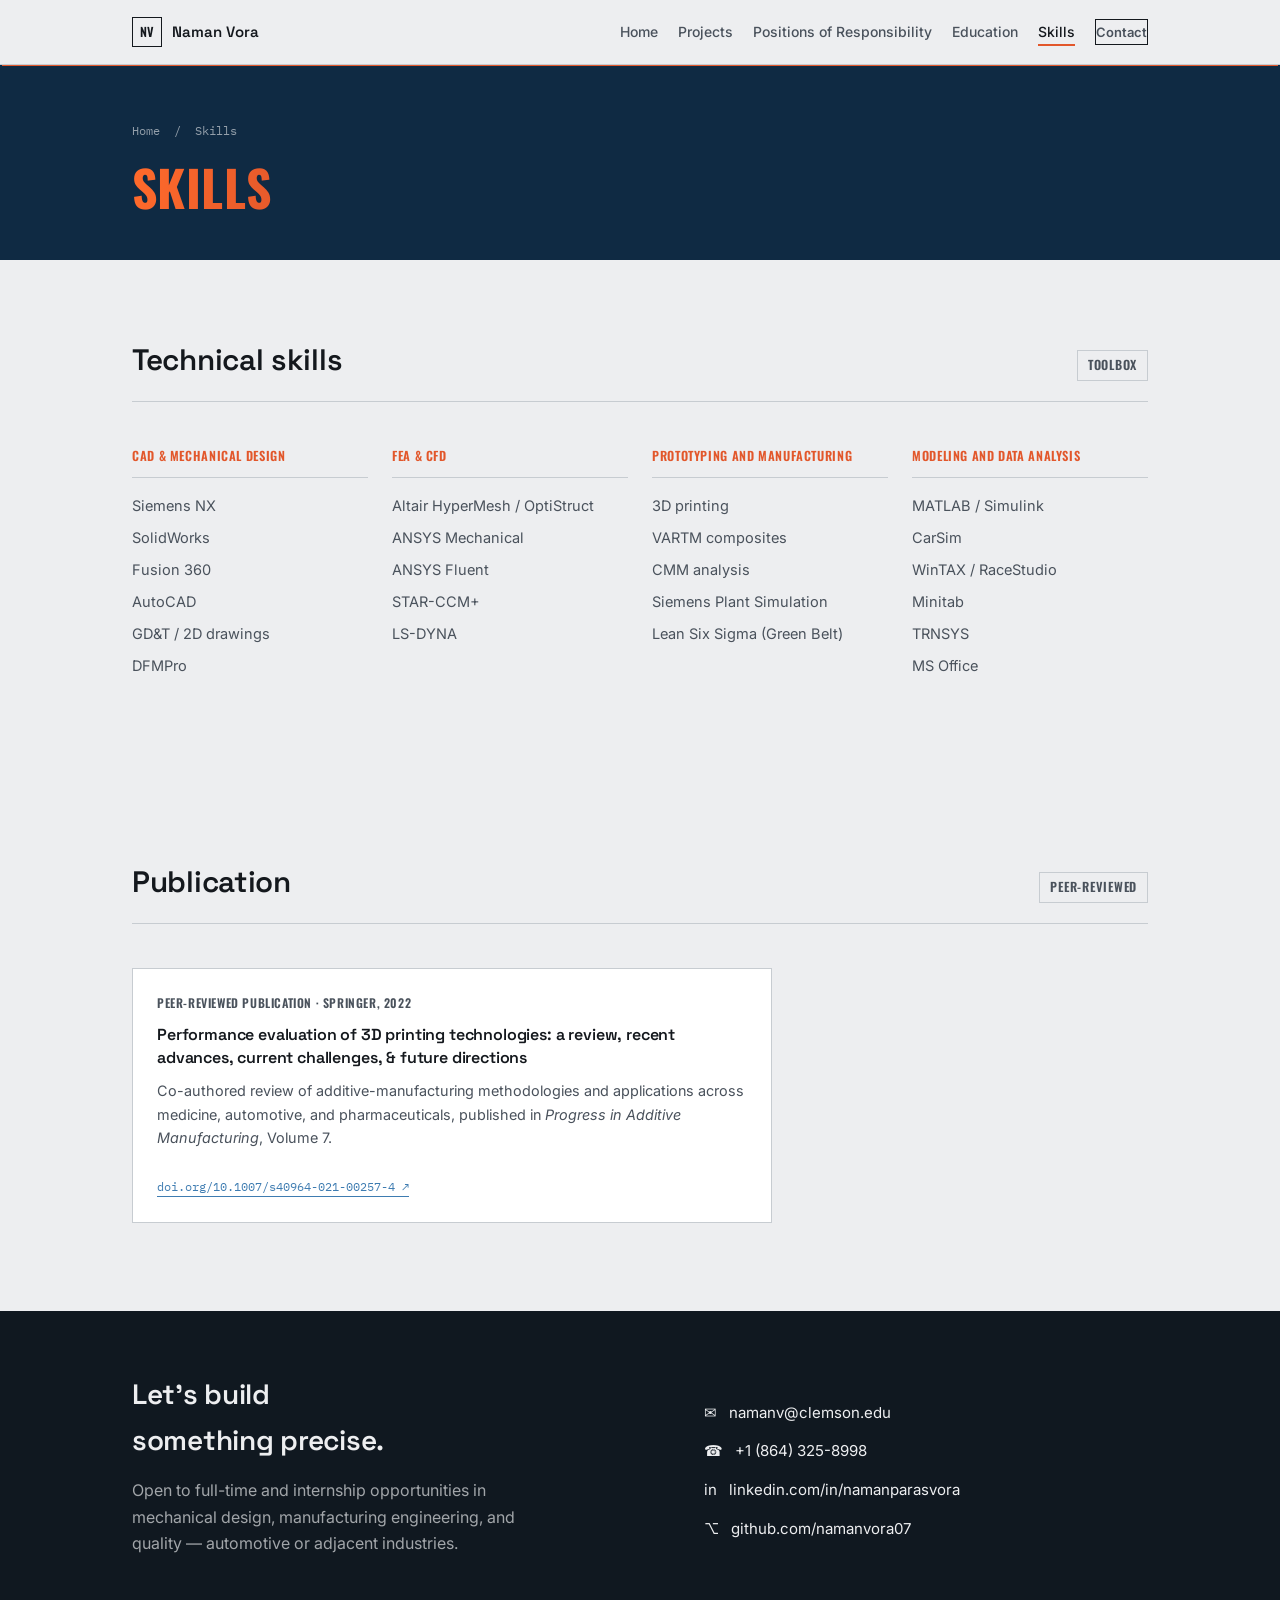
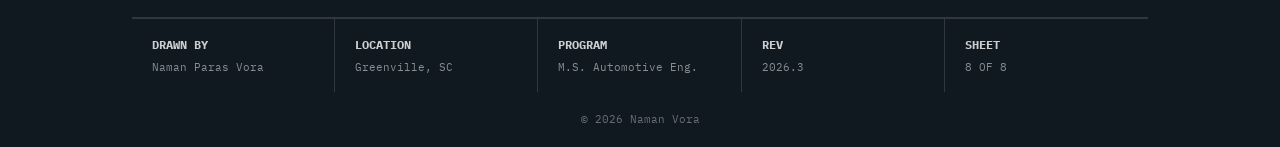
<file: skills.html>
<!DOCTYPE html>
<html lang="en">
<head>
<meta charset="UTF-8">
<meta name="viewport" content="width=device-width, initial-scale=1.0">
<title>Skills — Naman Vora</title>
<meta name="description" content="Technical skills and publication of Naman Vora.">
<link rel="preconnect" href="https://fonts.googleapis.com">
<link rel="preconnect" href="https://fonts.gstatic.com" crossorigin>
<link href="https://fonts.googleapis.com/css2?family=Space+Grotesk:wght@500;600;700&family=Inter:wght@400;500;600&family=IBM+Plex+Mono:wght@400;500;600&family=Oswald:wght@500;600;700&display=swap" rel="stylesheet">
<link rel="stylesheet" href="styles.css">
</head>
<body>
<nav class="nav">
  <div class="wrap">
    <a href="index.html" class="nav-mark"><span class="box">NV</span> Naman Vora</a>
    <ul class="nav-links" id="navLinks">
      <li><a href="index.html">Home</a></li>
      <li><a href="projects.html">Projects</a></li>
      <li><a href="experience.html">Positions of Responsibility</a></li>
      <li><a href="education.html">Education</a></li>
      <li><a href="skills.html" class="active">Skills</a></li>
      <li><a href="index.html#contact" class="nav-cta">Contact</a></li>
    </ul>
    <button class="nav-toggle" id="navToggle" aria-label="Toggle menu"><span></span></button>
  </div>
</nav>

<header class="page-head">
  <div class="wrap">
    <div class="breadcrumb"><a href="index.html">Home</a> &nbsp;/&nbsp; Skills</div>
    <h1>Skills</h1>
  </div>
</header>
<section id="skills" style="padding-top:76px;">
  <div class="wrap">
    <div class="section-head">
      <h2>Technical skills</h2>
      <span class="tag">TOOLBOX</span>
    </div>
    <div class="skills-grid">
      <div class="skill-col">
        <div class="skill-cat">CAD &amp; MECHANICAL DESIGN</div>
        <ul><li>Siemens NX</li><li>SolidWorks</li><li>Fusion 360</li><li>AutoCAD</li><li>GD&amp;T / 2D drawings</li><li>DFMPro</li></ul>
      </div>
      <div class="skill-col">
        <div class="skill-cat">FEA &amp; CFD</div>
        <ul><li>Altair HyperMesh / OptiStruct</li><li>ANSYS Mechanical</li><li>ANSYS Fluent</li><li>STAR-CCM+</li><li>LS-DYNA</li></ul>
      </div>
      <div class="skill-col">
        <div class="skill-cat">PROTOTYPING AND MANUFACTURING</div>
        <ul><li>3D printing</li><li>VARTM composites</li><li>CMM analysis</li><li>Siemens Plant Simulation</li><li>Lean Six Sigma (Green Belt)</li></ul>
      </div>
      <div class="skill-col">
        <div class="skill-cat">MODELING AND DATA ANALYSIS</div>
        <ul><li>MATLAB / Simulink</li><li>CarSim</li><li>WinTAX / RaceStudio</li><li>Minitab</li><li>TRNSYS</li><li>MS Office</li></ul>
      </div>
    </div>
  </div>
</section>
<!-- ============ PUBLICATION + CERTS ============ -->
<section>
  <div class="wrap">
    <div class="section-head">
      <h2>Publication</h2>
      <span class="tag">PEER-REVIEWED</span>
    </div>
    <div class="credly-row single">
      <div class="pub-card">
        <div class="k">PEER-REVIEWED PUBLICATION · SPRINGER, 2022</div>
        <h3>Performance evaluation of 3D printing technologies: a review, recent advances, current challenges, &amp; future directions</h3>
        <p style="color:var(--ink-soft); font-size:.9rem; margin-top:10px;">Co-authored review of additive-manufacturing methodologies and applications across medicine, automotive, and pharmaceuticals, published in <em>Progress in Additive Manufacturing</em>, Volume 7.</p>
        <a class="doi" href="https://doi.org/10.1007/s40964-021-00257-4" target="_blank" rel="noopener">doi.org/10.1007/s40964-021-00257-4 ↗</a>
      </div>
    </div>
  </div>
</section>
<footer id="contact">
  <div class="wrap">
    <div class="footer-top">
      <div>
        <h2>Let's build something precise.</h2>
        <p>Open to full-time and internship opportunities in mechanical design, manufacturing engineering, and quality — automotive or adjacent industries.</p>
      </div>
      <div class="footer-contacts">
        <a href="mailto:namanv@clemson.edu">✉ &nbsp; namanv@clemson.edu</a>
        <a href="tel:+18643258998">☎ &nbsp; +1 (864) 325-8998</a>
        <a href="https://www.linkedin.com/in/namanparasvora/" target="_blank" rel="noopener">in &nbsp; linkedin.com/in/namanparasvora</a>
        <a href="https://github.com/namanvora07" target="_blank" rel="noopener">⌥ &nbsp; github.com/namanvora07</a>
      </div>
    </div>
    <div class="title-block">
      <div><b>DRAWN BY</b>Naman Paras Vora</div>
      <div><b>LOCATION</b>Greenville, SC</div>
      <div><b>PROGRAM</b>M.S. Automotive Eng.</div>
      <div><b>REV</b>2026.3</div>
      <div><b>SHEET</b>8 OF 8</div>
    </div>
    <div class="copyright">© 2026 Naman Vora</div>
  </div>
</footer>

<script src="script.js"></script>
</body>
</html>
</file>
<file: styles.css>
/* ============================================================
   Naman Vora — Portfolio
   Shared stylesheet: home + three domain pages
   ============================================================ */

:root{
  --paper:      #EDEEF0;
  --paper-2:    #E4E6EA;
  --ink:        #14181D;
  --ink-soft:   #4A525C;
  --navy:       #0F2A43;
  --blue:       #3E7CB1;
  --orange:     #E2572B;
  --line:       #C7CCD1;
  --paper-dark: #101820;
  --white:      #FFFFFF;

  --font-display: 'Space Grotesk', sans-serif;
  --font-body:    'Inter', sans-serif;
  --font-mono:    'IBM Plex Mono', monospace;
  --font-din:     'Oswald', sans-serif;

  --maxw: 1080px;
}

*,*::before,*::after{ box-sizing: border-box; }

@media (prefers-reduced-motion: reduce){
  *{ animation-duration:.001ms !important; transition-duration:.001ms !important; scroll-behavior:auto !important; }
}

html{ scroll-behavior: smooth; }

body{
  margin:0;
  background: var(--paper);
  color: var(--ink);
  font-family: var(--font-body);
  font-size: 16px;
  line-height: 1.65;
  -webkit-font-smoothing: antialiased;
}

a{ color: inherit; text-decoration: none; }
img{ max-width:100%; display:block; }
h1,h2,h3,h4{ font-family: var(--font-display); margin:0; letter-spacing:-.01em; }

.wrap{ max-width: var(--maxw); margin:0 auto; padding: 0 32px; }

:focus-visible{ outline: 2px solid var(--orange); outline-offset: 3px; }

/* =========================== NAV =========================== */
.nav{
  position: sticky;
  top:0; z-index:100;
  background: rgba(237,238,240,.92);
  backdrop-filter: saturate(140%) blur(8px);
  border-bottom: 1px solid var(--line);
  box-shadow: 0 3px 0 -2px var(--orange);
}
.nav .wrap{ display:flex; align-items:center; justify-content:space-between; height:64px; }
.nav-mark{ display:flex; align-items:center; gap:10px; font-family:var(--font-display); font-weight:600; font-size:15px; }
.nav-mark .box{
  width:30px; height:30px; border:1.5px solid var(--ink);
  display:flex; align-items:center; justify-content:center;
  font-family:var(--font-din); font-weight:600; font-size:12.5px;
}
.nav-links{ display:flex; gap:20px; list-style:none; margin:0; padding:0; font-size:14px; font-weight:500; align-items:center; }
.nav-links a{ color:var(--ink-soft); padding:4px 0; position:relative; transition:color .15s ease; }
.nav-links a:hover, .nav-links a.active{ color:var(--ink); }
.nav-links a::after{ content:''; position:absolute; left:0; right:100%; bottom:-2px; height:2px; background:var(--orange); transition:right .2s ease; }
.nav-links a:hover::after, .nav-links a.active::after{ right:0; }
.nav-cta{ border:1.5px solid var(--ink); padding:7px 16px; font-size:13px; font-weight:600; }
.nav-cta:hover{ background:var(--ink); color:var(--paper); }
.nav-cta::after{ display:none; }
.nav-toggle{ display:none; background:none; border:1.5px solid var(--ink); width:40px; height:36px; align-items:center; justify-content:center; cursor:pointer; }
.nav-toggle span, .nav-toggle span::before, .nav-toggle span::after{ content:''; display:block; width:18px; height:2px; background:var(--ink); position:relative; }
.nav-toggle span::before{ position:absolute; top:-6px; }
.nav-toggle span::after{ position:absolute; top:6px; }

/* =========================== HOME HERO =========================== */
.hero{ padding: 76px 0 0; position:relative; overflow:hidden; }
.hero .wrap{
  display:grid; grid-template-columns: 1.4fr .85fr; gap:56px; align-items:center;
  position:relative; z-index:2; padding-bottom: 110px;
}
.eyebrow-line{
  display:flex; align-items:center; justify-content:flex-start; gap:14px;
  font-family:var(--font-mono); font-size:14.5px; font-weight:400; line-height:1.5;
  color:var(--ink-soft); margin-top:20px;
}
.eyebrow-logo{ height:58px; width:auto; flex-shrink:0; }
.hero-photo-frame{ display:block; width:290px; margin-left:auto; margin-right:auto; }
.eyebrow-line .dot{ width:6px; height:6px; background:var(--orange); border-radius:50%; }
.hero h1{ font-size: clamp(1.6rem, 2.7vw, 2.15rem); line-height:1.12; font-weight:600; max-width:none; }
@media (min-width: 901px){ .hero h1{ white-space:nowrap; } }
.hero h1 em{ font-style:normal; color:var(--navy); border-bottom:3px solid var(--orange); }
.hero p.lede{ margin-top:16px; max-width:54ch; color:var(--ink-soft); font-size:1.02rem; }
.hero-actions{ margin-top:28px; display:flex; gap:12px; flex-wrap:wrap; }

.btn{ display:inline-flex; align-items:center; gap:8px; padding:12px 22px; font-size:14px; font-weight:600; border:1.5px solid var(--ink); cursor:pointer; transition:all .15s ease; }
.btn-solid{ background:var(--ink); color:var(--paper); }
.btn-solid:hover{ background:var(--navy); border-color:var(--navy); }
.btn-ghost:hover{ background:var(--ink); color:var(--paper); }

.crop{ position:relative; }
.crop::before, .crop::after{ content:''; position:absolute; width:16px; height:16px; border:1.5px solid var(--ink); opacity:.55; }
.crop::before{ top:-8px; left:-8px; border-right:none; border-bottom:none; }
.crop::after{ bottom:-8px; right:-8px; border-left:none; border-top:none; }

.hero-photo-wrap{ position:relative; justify-self:end; width:max-content; max-width:100%; }
.hero-photo{ width:290px; height:345px; object-fit:cover; filter:grayscale(28%) contrast(1.04); border:1px solid var(--navy); background:var(--navy); }

.blueprint-car{
  position:absolute; left:0; right:0; bottom:0; width:100%; height:150px;
  z-index:1; pointer-events:none; color:var(--navy); opacity:.09;
}
.blueprint-car .dim-text{ font-family:var(--font-mono); font-size:6px; letter-spacing:.06em; fill:var(--navy); stroke:none; }


/* =========================== SECTIONS =========================== */
section{ padding: 88px 0; }
.section-head{
  display:flex; align-items:baseline; justify-content:space-between; gap:20px;
  margin-bottom:44px; border-bottom:1px solid var(--line); padding-bottom:16px;
}
.section-head h2{ font-size:1.85rem; font-weight:600; }
.section-head .tag{
  font-family:var(--font-din); font-weight:600; font-size:12.5px; letter-spacing:.06em;
  color:var(--ink-soft); border:1px solid var(--line); padding:4px 10px; white-space:nowrap;
}
.section-sub{ max-width:62ch; color:var(--ink-soft); margin:-28px 0 40px; font-size:.98rem; }

/* =========================== DOMAIN CARDS (home) =========================== */
.domains{ display:grid; grid-template-columns:repeat(3,1fr); gap:20px; }
.domain-card{
  display:flex; flex-direction:column;
  border:1.5px solid var(--ink); background:var(--white);
  padding:30px 26px 26px; min-height:290px;
  transition: background .18s ease, color .18s ease, transform .18s ease;
}
.domain-card:hover{ background:var(--navy); color:var(--paper); transform:translateY(-3px); }
.domain-card .dc-num{
  font-family:var(--font-din); font-weight:600; font-size:13px; letter-spacing:.08em;
  color:var(--orange); margin-bottom:18px;
}
.domain-card .dc-icon{ width:54px; height:54px; margin-bottom:20px; color:var(--navy); transition:color .18s ease; }
.domain-card:hover .dc-icon{ color:var(--orange); }
.domain-card h3{ font-size:1.28rem; font-weight:600; line-height:1.22; }
.domain-card p{ margin-top:12px; font-size:.92rem; color:var(--ink-soft); transition:color .18s ease; flex-grow:1; }
.domain-card:hover p{ color:rgba(237,238,240,.78); }
.domain-card .dc-meta{
  margin-top:20px; padding-top:16px; border-top:1px dashed var(--line);
  display:flex; justify-content:flex-end; align-items:center;
  font-family:var(--font-mono); font-size:11.5px; color:var(--ink-soft);
  transition:color .18s ease, border-color .18s ease;
}
.domain-card:hover .dc-meta{ color:rgba(237,238,240,.7); border-color:rgba(237,238,240,.25); }
.domain-card .dc-go{ font-family:var(--font-din); font-weight:600; font-size:13px; letter-spacing:.05em; }

/* =========================== EXPERIENCE =========================== */
.timeline{ position:relative; }
.timeline::before{ content:''; position:absolute; left:214px; top:6px; bottom:6px; width:1px; background:var(--line); }
.tl-item{ display:grid; grid-template-columns:214px 1fr; gap:32px; padding:26px 0; border-top:1px solid var(--line); position:relative; }
.tl-item:first-child{ border-top:none; }
.tl-item::before{ content:''; position:absolute; left:210px; top:33px; width:9px; height:9px; background:var(--paper); border:2px solid var(--orange); border-radius:50%; }
.tl-date{ font-family:var(--font-mono); font-size:14px; font-weight:600; color:var(--ink); padding-top:2px; white-space:nowrap; letter-spacing:-.01em; }
.tl-logo{
  display:block;
  margin-top:14px;
  max-width:178px;
  max-height:58px;
  width:auto;
  height:auto;
  object-fit:contain;
  object-position:left center;
}
.tl-body h3{ font-size:1.06rem; font-weight:600; }
.tl-body .org{ color:var(--blue); font-weight:600; font-size:.95rem; }
.tl-body .org-desc{ color:var(--ink-soft); font-size:.86rem; font-style:italic; margin-top:2px; }
.tl-body ul{ margin:12px 0 0; padding-left:18px; color:var(--ink-soft); font-size:.94rem; }
.tl-body li{ margin-bottom:6px; }
.tl-body li::marker{ color:var(--orange); }

/* =========================== EDUCATION =========================== */
.edu-grid{ display:grid; grid-template-columns:1fr 1fr; gap:22px; }
.edu-card{ border:1px solid var(--line); padding:26px; background:var(--white); }
.edu-card .school{ font-size:1.08rem; font-weight:600; font-family:var(--font-display); }
.edu-card .degree{ margin-top:6px; color:var(--blue); font-weight:600; font-size:.94rem; }
.edu-card .meta{
  display:flex; justify-content:space-between; margin-top:14px; padding-top:14px;
  border-top:1px dashed var(--line); font-family:var(--font-mono); font-size:12.5px; color:var(--ink-soft);
}
.edu-card .meta.tight{ border-top:none; margin-top:2px; padding-top:0; }
.edu-card .courses{ margin-top:16px; font-size:.87rem; color:var(--ink-soft); line-height:1.7; }

/* =========================== SKILLS =========================== */
.skills-grid{ display:grid; grid-template-columns:repeat(4,1fr); gap:24px; }
.skill-col .skill-cat{ font-family:var(--font-din); font-weight:600; font-size:12.5px; letter-spacing:.05em; color:var(--orange); margin-bottom:12px; padding-bottom:10px; border-bottom:1px solid var(--line); }
.skill-col ul{ list-style:none; margin:0; padding:0; font-size:.91rem; color:var(--ink-soft); }
.skill-col li{ padding:4px 0; }

/* =========================== PUB / CERTS =========================== */
.credly-row{ display:grid; grid-template-columns:1fr 1fr; gap:22px; }
.credly-row.single{ grid-template-columns:1fr; max-width:640px; }
.credly-row.single{ grid-template-columns:minmax(0,640px); }
.pub-card{ border:1px solid var(--line); background:var(--white); padding:24px; }
.pub-card .k{ font-family:var(--font-din); font-weight:600; font-size:12px; letter-spacing:.05em; color:var(--ink-soft); margin-bottom:10px; }
.pub-card h3{ font-size:1rem; font-weight:600; line-height:1.45; }
.pub-card .doi{ margin-top:12px; display:inline-block; font-family:var(--font-mono); font-size:12px; color:var(--blue); border-bottom:1px solid var(--blue); }

/* =========================== DOMAIN PAGE HEADER =========================== */
.page-head{ background:var(--navy); color:var(--paper); padding:56px 0 44px; position:relative; overflow:hidden; }
.breadcrumb{ font-family:var(--font-mono); font-size:12px; color:rgba(237,238,240,.6); margin-bottom:20px; }
.breadcrumb a:hover{ color:var(--orange); }
.page-head h1{
  font-family: var(--font-din);
  font-weight: 700;
  text-transform: uppercase;
  font-size:clamp(2.1rem,4.2vw,3.1rem);
  max-width:18ch;
  line-height:1.06;
  letter-spacing:.01em;
  background: linear-gradient(95deg, #FF6A2B 0%, #E2572B 35%, #A44BC4 78%, #8B5CF6 100%);
  -webkit-background-clip: text;
  background-clip: text;
  color: transparent;
  -webkit-text-fill-color: transparent;
  padding-bottom: .06em;
}
.page-head p{ margin-top:16px; max-width:58ch; color:rgba(237,238,240,.75); font-size:1rem; }

/* =========================== PROJECT ENTRIES (domain pages) =========================== */
.projects-stack{ padding: 0 0 88px; }

.proj{ padding: 0 0 64px; }

/* full-bleed black banner heading each project */
.proj-banner{
  background: #000;
  color: #FFF;
  padding: 40px 0;
  margin-bottom: 30px;
}
.proj-banner .wrap{ display:block; }
.proj-banner h2{
  font-family: var(--font-din);
  font-weight: 700;
  text-transform: uppercase;
  font-size: clamp(1.75rem, 4.1vw, 3.15rem);
  line-height: 1.02;
  letter-spacing: .005em;
  margin: 0;
}

/* project meta sits below the black band, on the light page */
.proj-meta{
  display:grid; grid-template-columns:62px 1fr; gap:22px; align-items:start;
  margin-bottom: 34px;
}
.pb-index{
  font-family: var(--font-din); font-weight:600; font-size:16px;
  border:1.5px solid var(--ink); color:var(--ink);
  width:48px; height:48px; display:flex; align-items:center; justify-content:center;
}
.proj-meta .proj-sub{ color:var(--ink-soft); font-size:.95rem; }
.proj-meta .tags{ margin-top:14px; }

.tags{ display:flex; flex-wrap:wrap; gap:8px; }
.tag-chip{ font-family:var(--font-mono); font-size:11px; border:1px solid var(--line); padding:4px 9px; color:var(--ink-soft); background:var(--white); }

.cao{ display:block; max-width: 76ch; }
.cao-block{ padding:18px 0; border-top:1px dashed var(--line); }
.cao-block:first-child{ border-top:none; padding-top:0; }
.cao-label{
  font-family:var(--font-din); font-weight:600; font-size:12.5px; letter-spacing:.07em;
  color:var(--orange); margin-bottom:8px;
}
.cao-text{ color:var(--ink-soft); font-size:.97rem; }
.cao-text p + p{ margin-top:10px; }
.cao-text ul{ margin:8px 0 0; padding-left:18px; }
.cao-text li{ margin-bottom:5px; }
.cao-text li::marker{ color:var(--orange); }

/* project figures */
.proj-figures{
  margin-top:34px; display:grid; grid-template-columns:1fr 1fr; gap:22px;
}
.proj-figures.single{ grid-template-columns:1fr; }
.proj-figures figure.narrow img{ max-width:560px; }
.proj-figures figure{ margin:0; }
.proj-figures img{ width:100%; border:1px solid var(--line); background:var(--white); }
.proj-figures figcaption{
  margin-top:9px; font-family:var(--font-mono); font-size:11.5px; color:var(--ink-soft); line-height:1.5;
}


.page-nav{ border-top:1px solid var(--line); padding:34px 0 0; margin-top:20px; display:flex; justify-content:space-between; gap:20px; flex-wrap:wrap; }
.page-nav a{ font-family:var(--font-din); font-weight:600; font-size:14px; letter-spacing:.04em; border-bottom:2px solid transparent; padding-bottom:2px; }
.page-nav a:hover{ border-color:var(--orange); }

.note{
  background:#FFF6E8; border:1px solid #E8C88F; border-left:3px solid var(--orange);
  padding:14px 16px; font-size:.88rem; color:#6B4E1E; margin-top:16px;
}
.note b{ color:#4A3512; }

/* =========================== FOOTER =========================== */
footer{ background:var(--paper-dark); color:var(--paper); padding-top:60px; }
.footer-top{ display:grid; grid-template-columns:1.2fr 1fr; gap:40px; padding-bottom:44px; border-bottom:1px solid rgba(237,238,240,.14); }
.footer-top h2{ font-size:1.75rem; max-width:14ch; font-weight:600; }
.footer-top p{ color:rgba(237,238,240,.66); margin-top:14px; max-width:42ch; }
.footer-contacts{ display:flex; flex-direction:column; gap:13px; justify-content:center; align-items:flex-start; }
.footer-contacts a{ display:flex; align-items:center; gap:10px; font-size:.94rem; border-bottom:1px solid transparent; }
.footer-contacts a:hover{ border-color:var(--orange); }
.title-block{ display:grid; grid-template-columns:repeat(5,1fr); font-family:var(--font-mono); font-size:11px; color:rgba(237,238,240,.55); }
.title-block div{ padding:16px 20px; border-right:1px solid rgba(237,238,240,.14); border-top:1px solid rgba(237,238,240,.14); }
.title-block div:last-child{ border-right:none; }
.title-block b{ display:block; color:rgba(237,238,240,.85); font-size:12px; margin-bottom:4px; }
.copyright{ text-align:center; padding:18px 0; font-size:11px; color:rgba(237,238,240,.4); font-family:var(--font-mono); }

/* =========================== RESPONSIVE =========================== */
@media (max-width: 900px){
  .nav-links{ display:none; }
  .nav-toggle{ display:flex; }
  .hero .wrap{ grid-template-columns:1fr; padding-bottom:90px; }
  .hero-photo-wrap{ order:-1; margin-bottom:14px; }
  .hero-photo{ width:220px; height:262px; }
  .hero-photo-wrap{ width:100%; justify-self:start; }
  .hero-photo-frame{ width:220px; margin-left:0; }
  .eyebrow-line{ font-size:13.5px; }
  .eyebrow-logo{ height:48px; }
  .blueprint-car{ height:110px; opacity:.07; }
  .domains{ grid-template-columns:1fr; }
  .domain-card{ min-height:auto; }
  .edu-grid, .credly-row{ grid-template-columns:1fr; }
  .timeline::before{ left:8px; }
  .tl-item{ grid-template-columns:1fr; gap:8px; }
  .tl-item::before{ left:4px; top:8px; }
  .tl-date{ padding-top:0; }
  .tl-logo{ margin-top:10px; max-height:44px; }
  .skills-grid{ grid-template-columns:1fr 1fr; }
      .proj-figures{ grid-template-columns:1fr; }
  .proj-meta{ grid-template-columns:1fr; gap:14px; }
  .footer-top{ grid-template-columns:1fr; }
  .title-block{ grid-template-columns:1fr 1fr; }
  .title-block div{ border-right:none; }
}
@media (max-width: 520px){
  .wrap{ padding:0 20px; }
  section{ padding:60px 0; }
  .projects-stack{ padding:0 0 64px; }
  .proj{ padding:0 0 48px; }
  .proj-banner{ padding:26px 0; margin-bottom:32px; }
  .skills-grid{ grid-template-columns:1fr; }
  }
</file>
